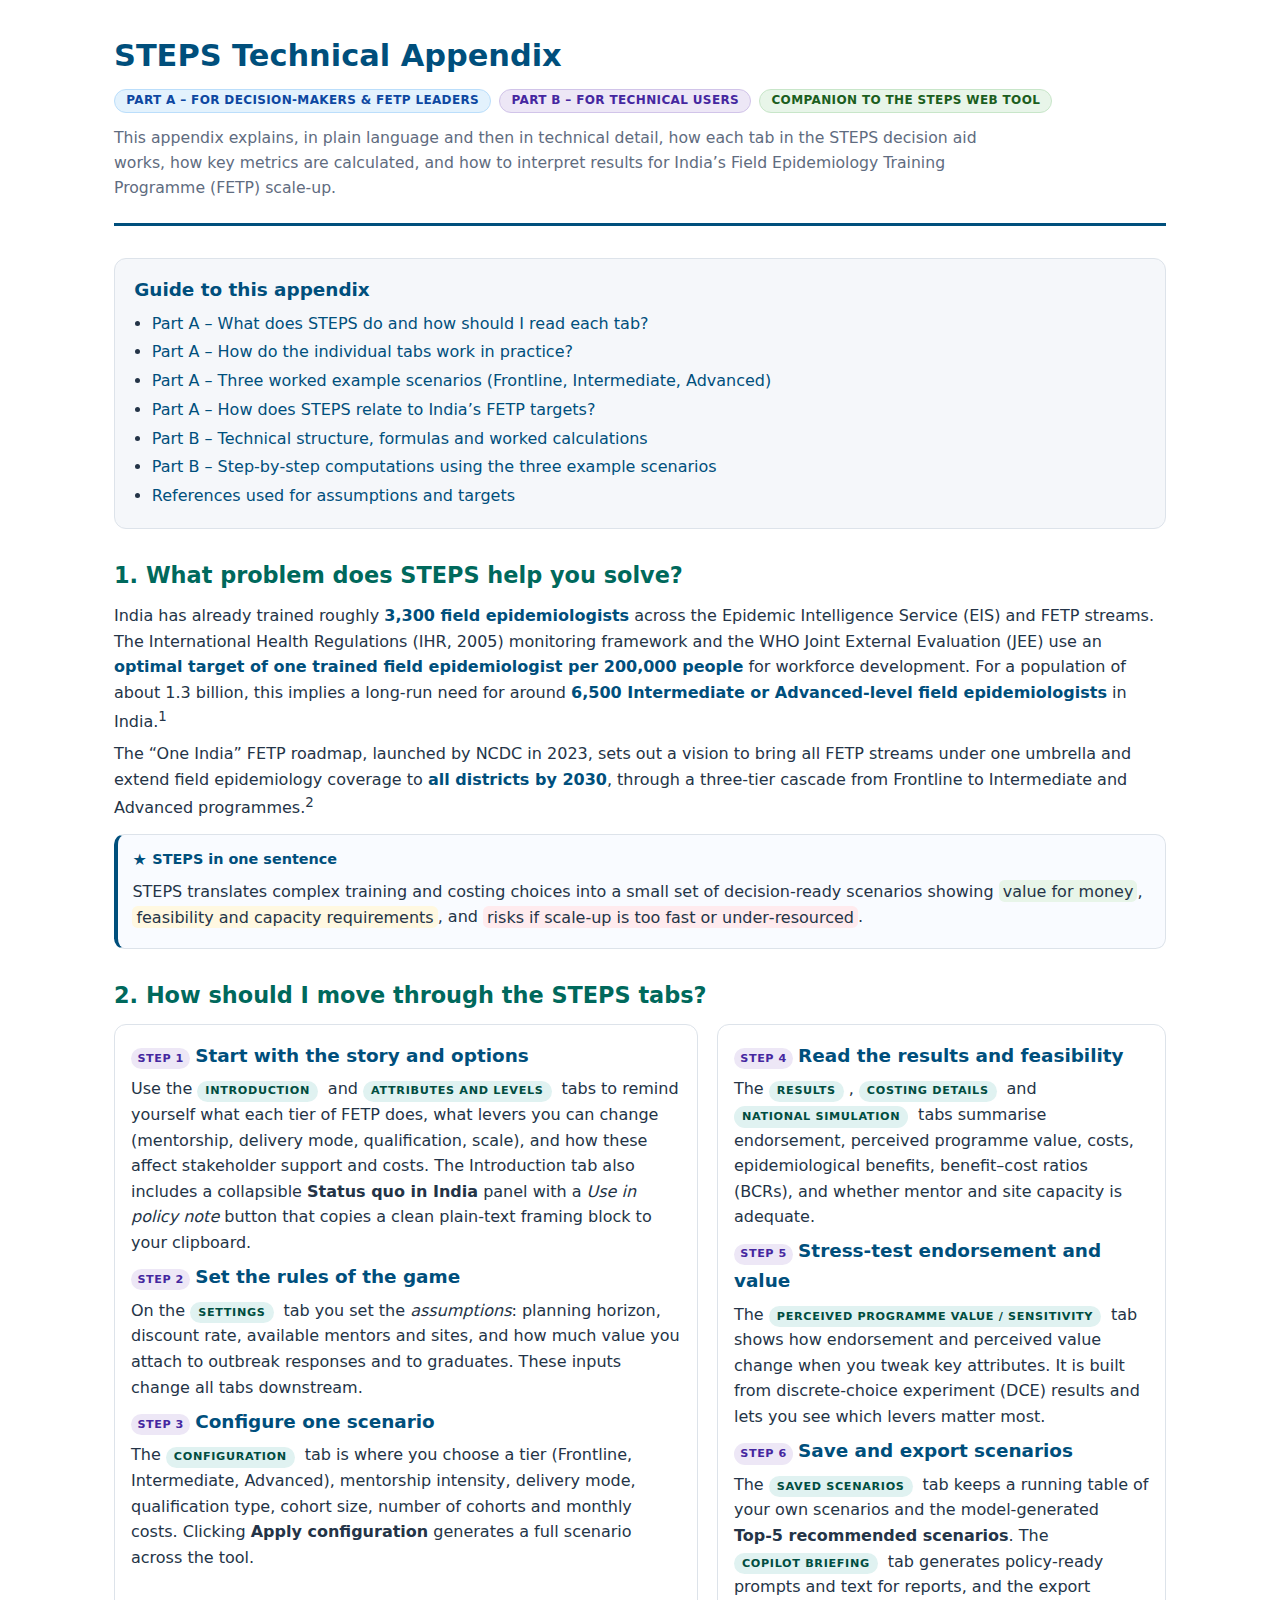
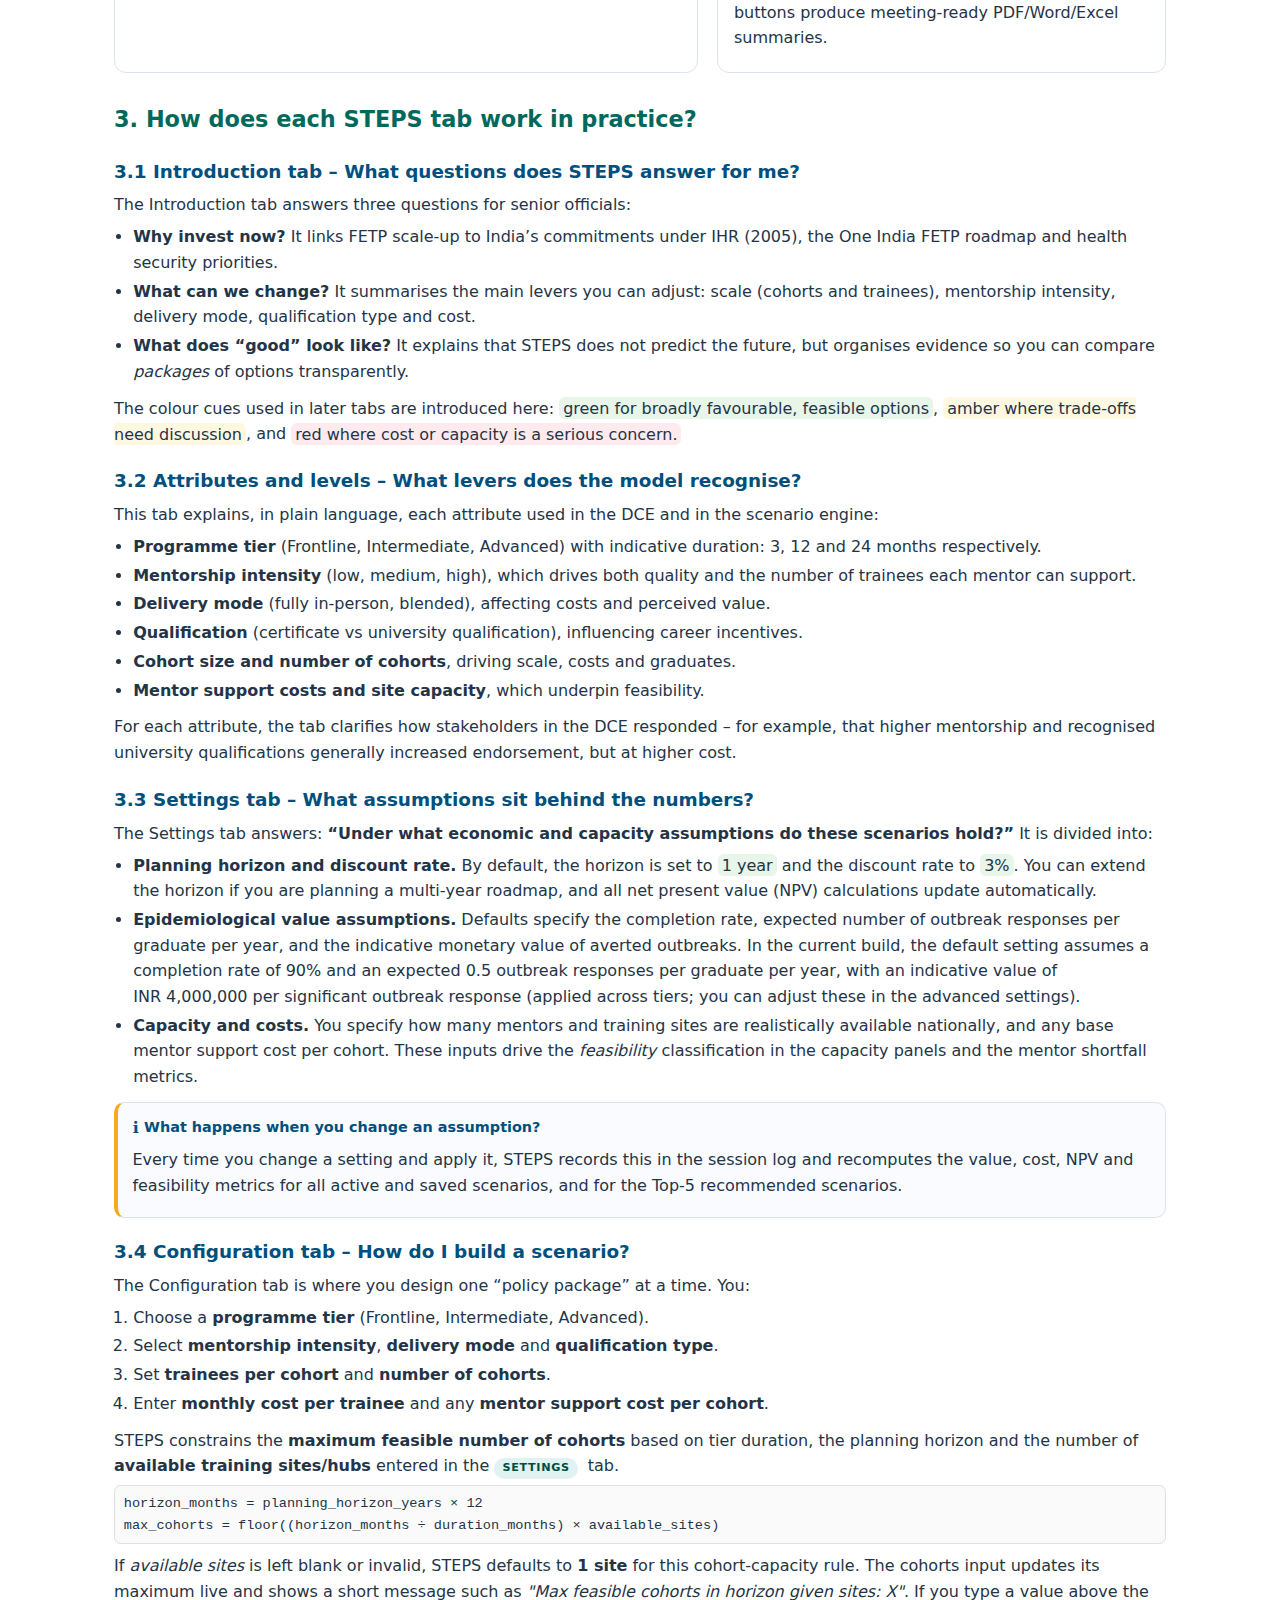
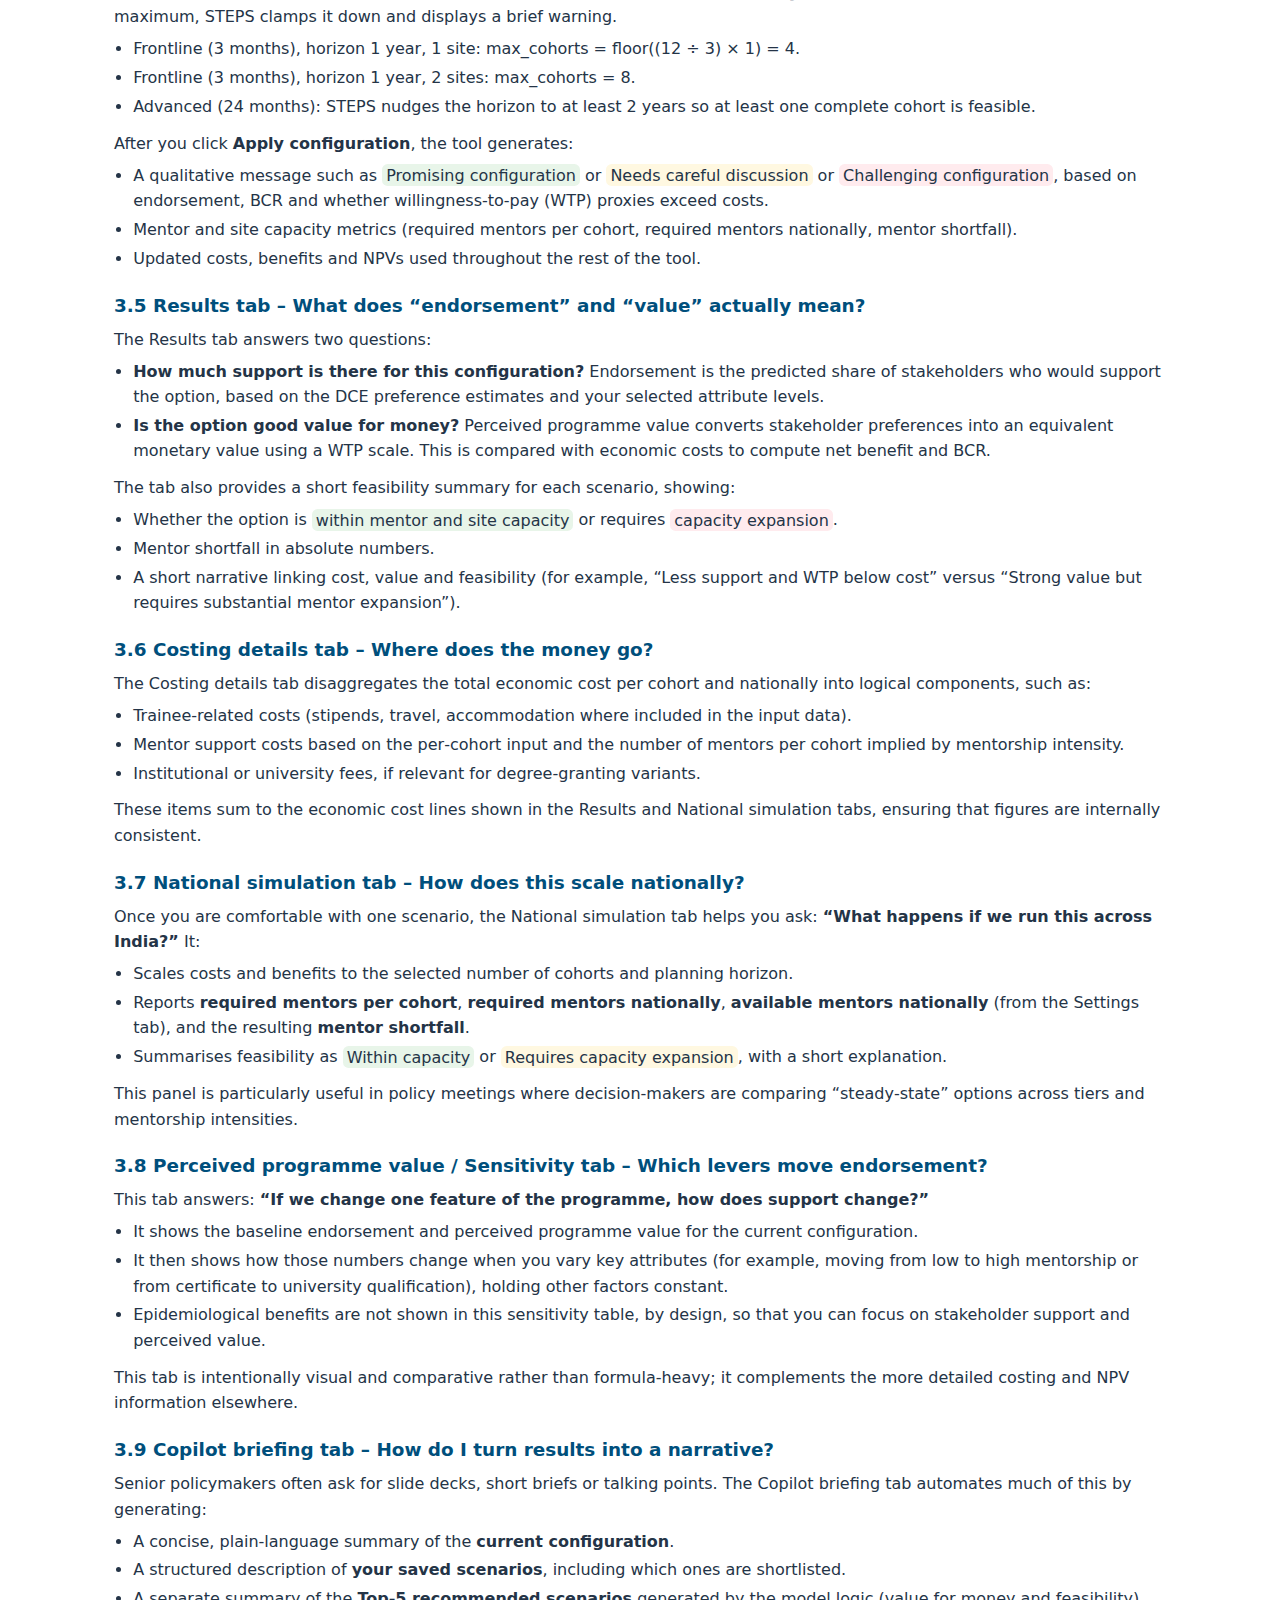
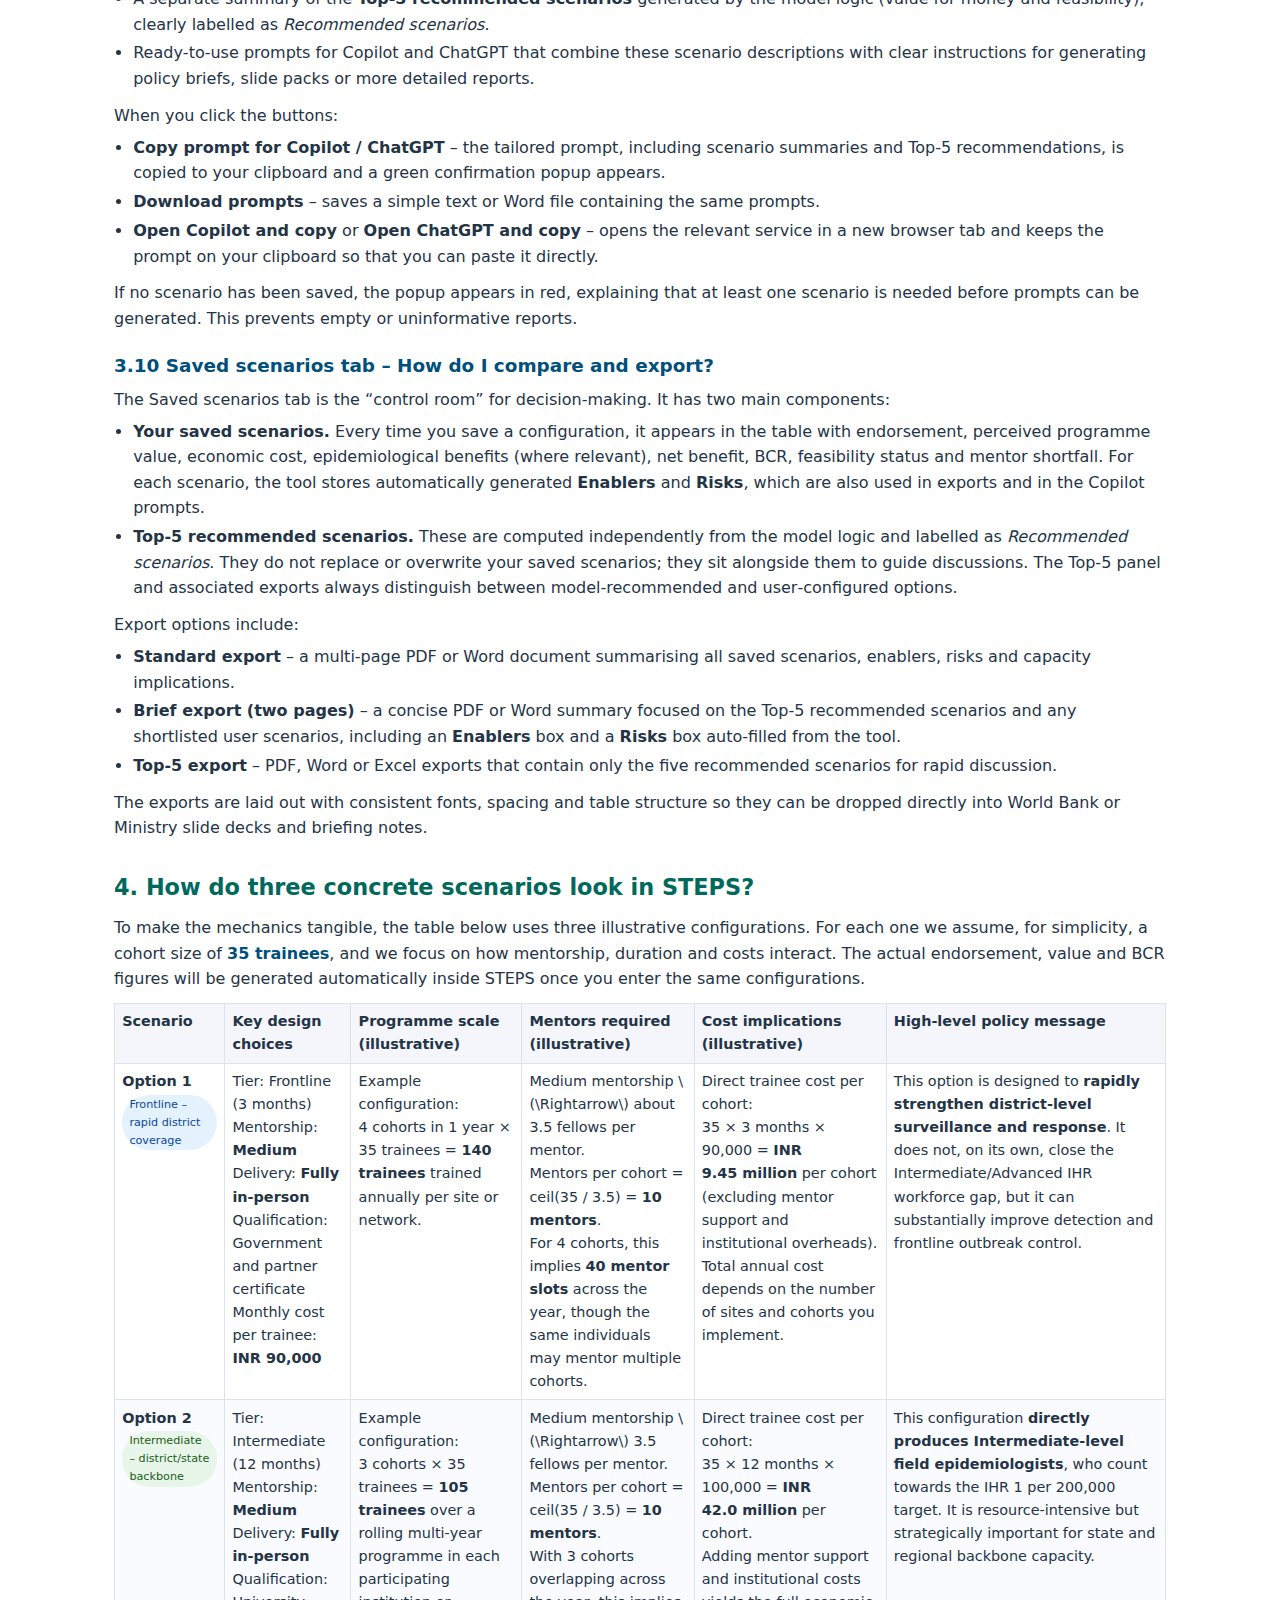
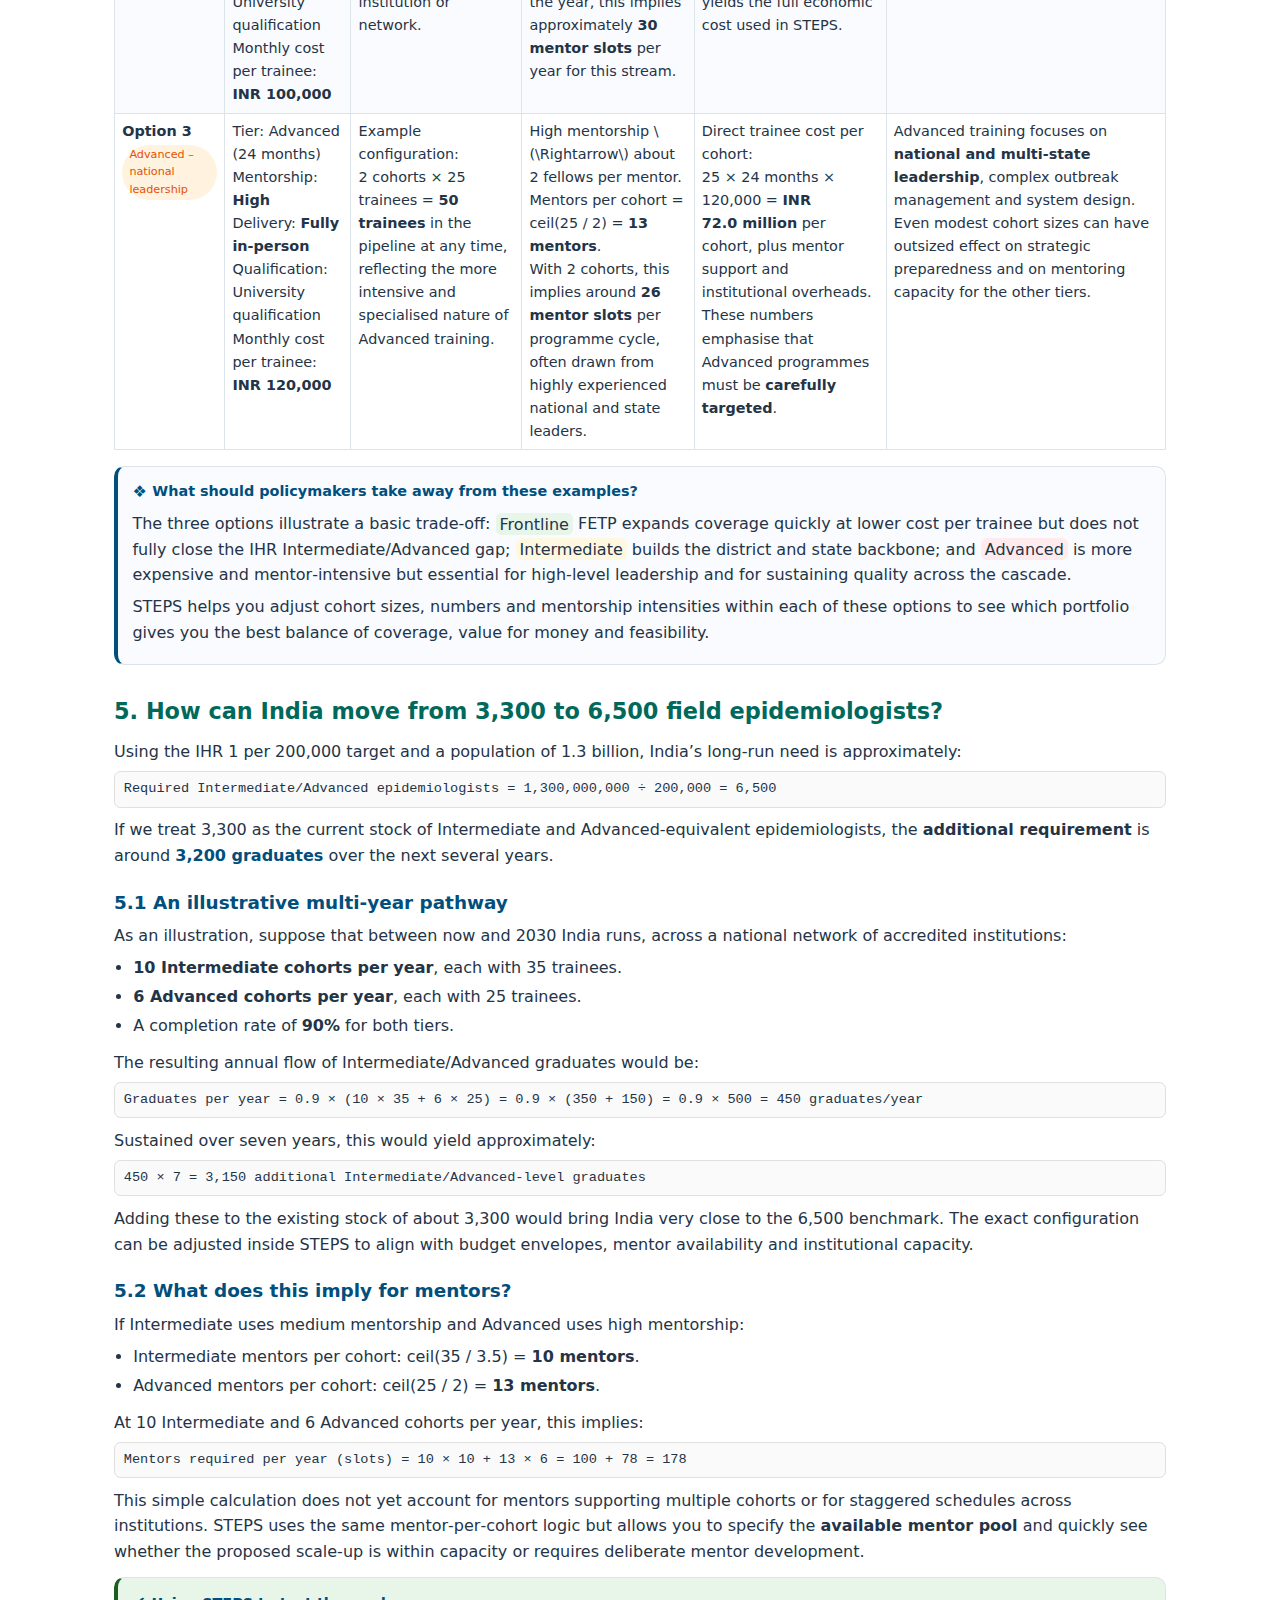
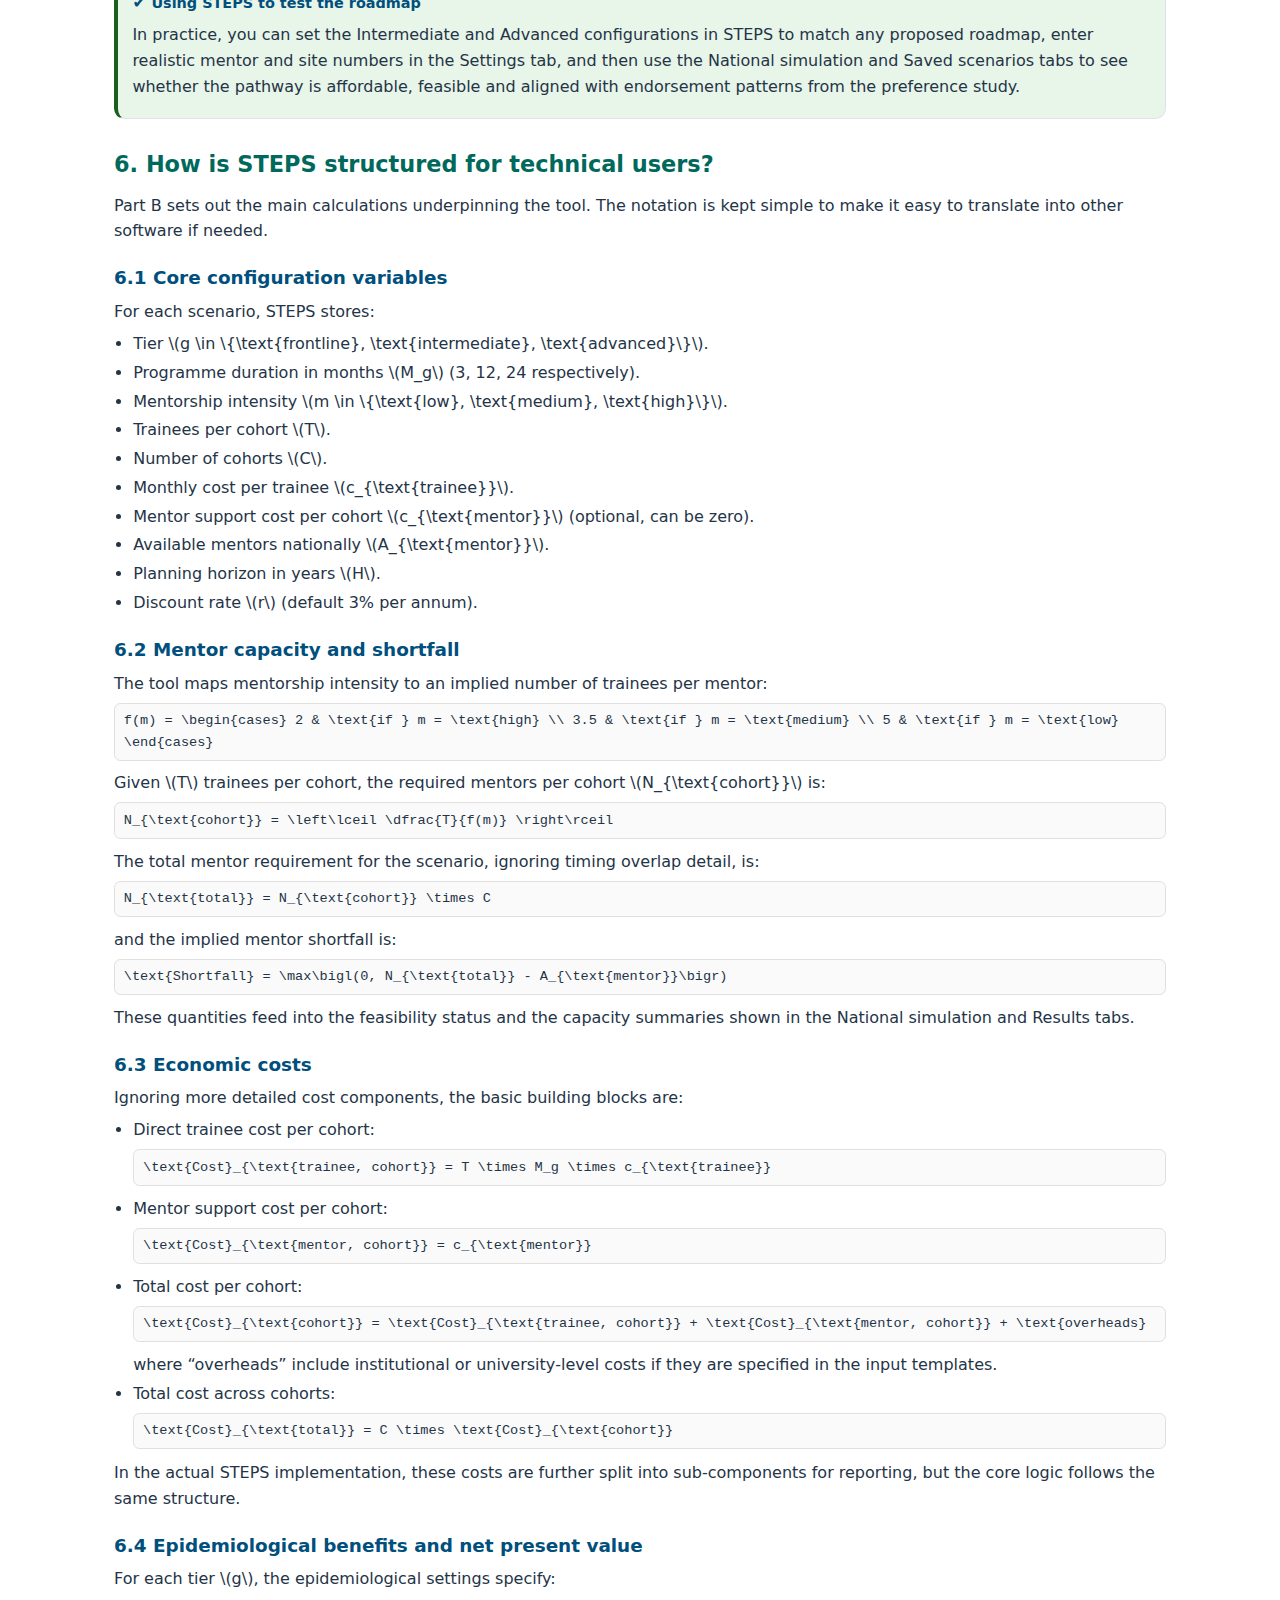
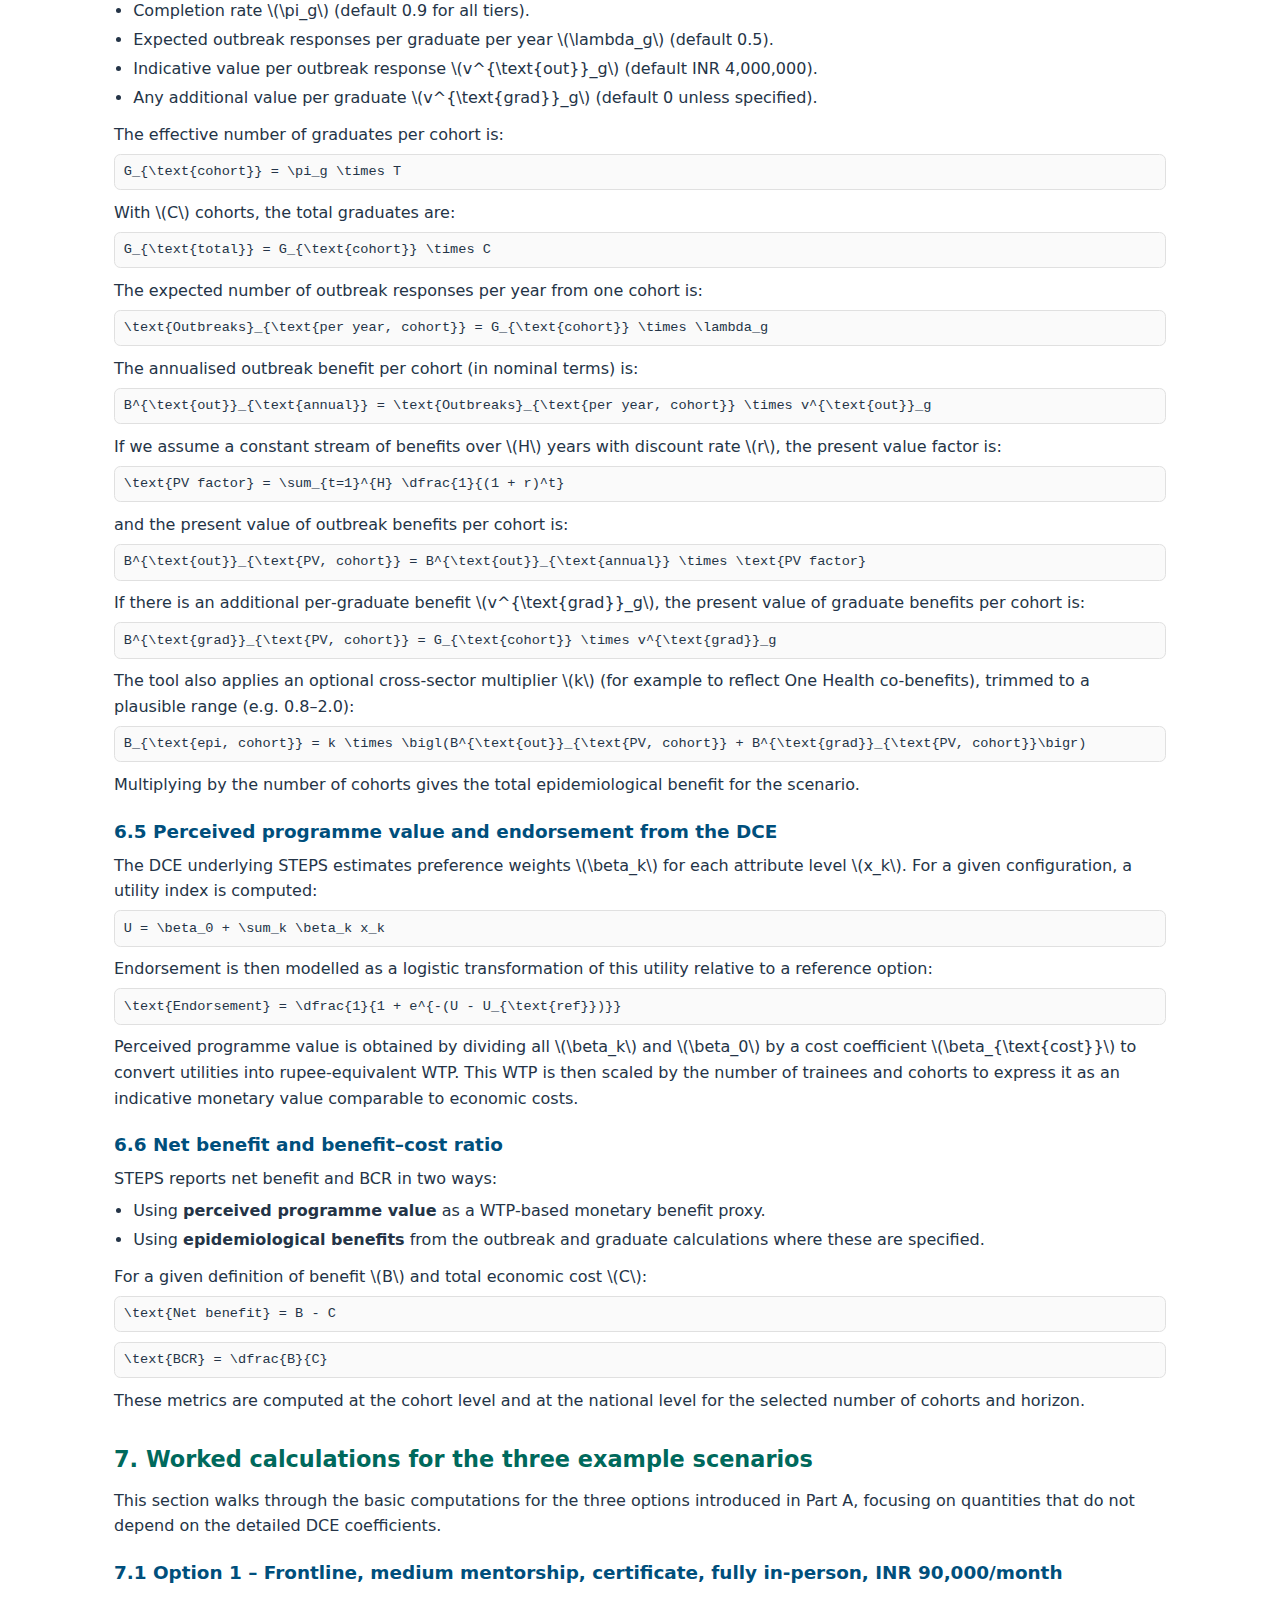
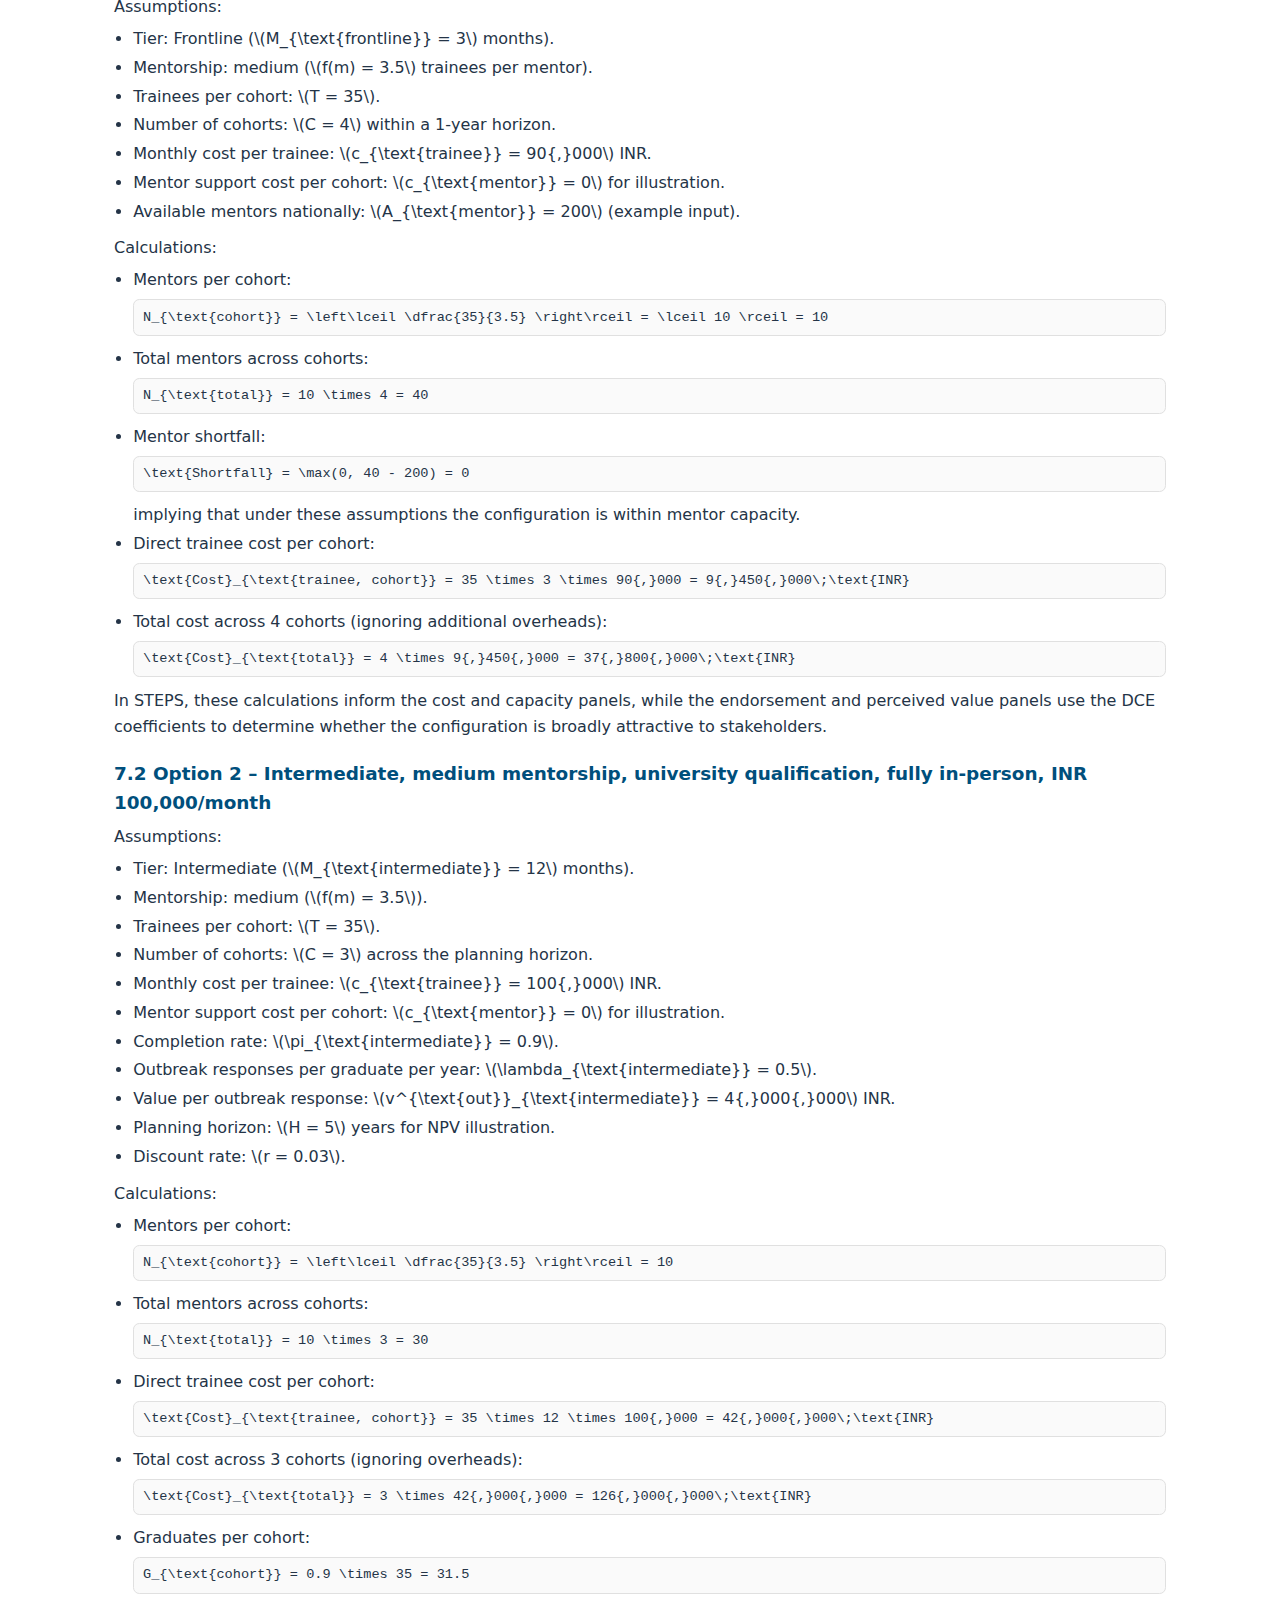
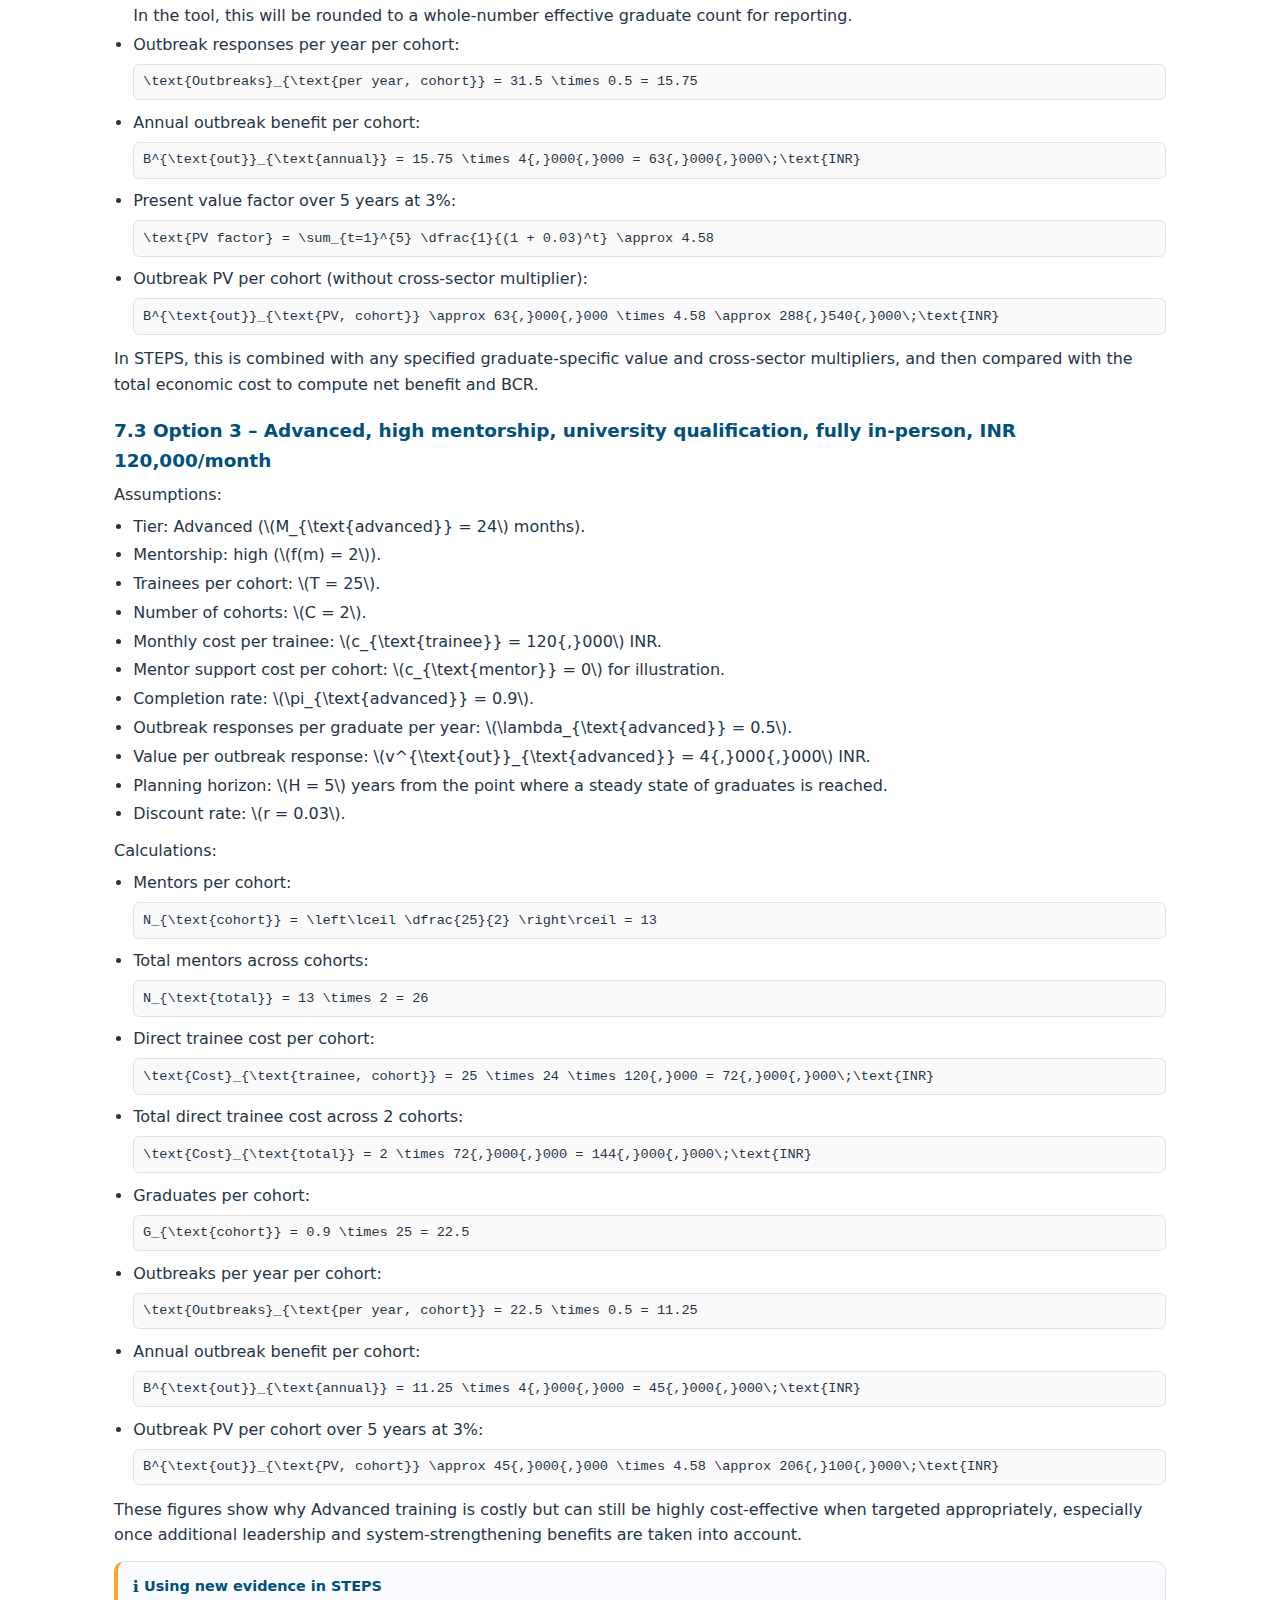
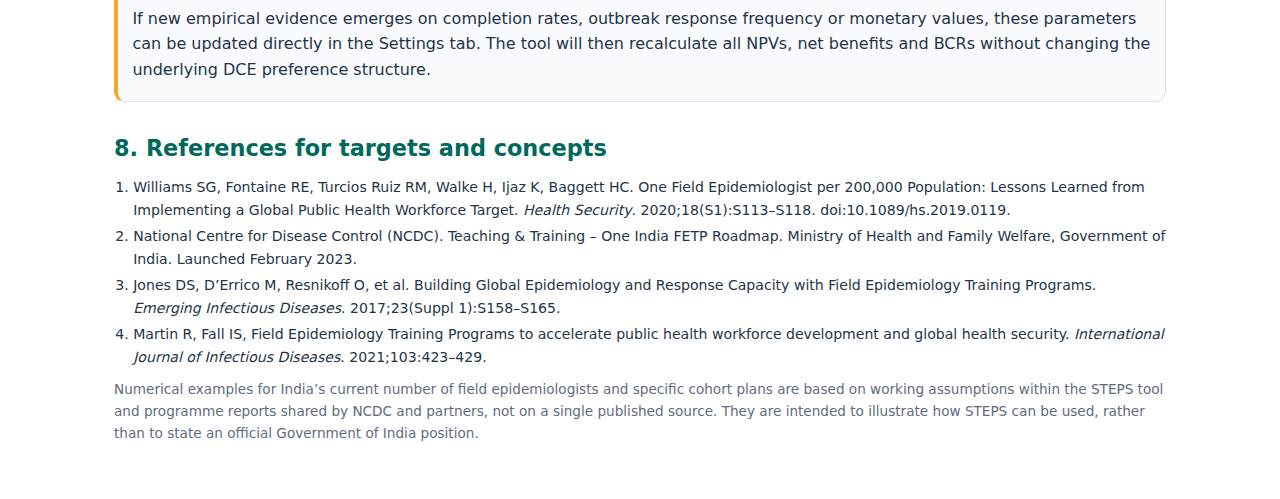
<file: technical-appendix.html>
<!DOCTYPE html>
<html lang="en">
<head>
    <meta charset="UTF-8" />
    <title>STEPS Technical Appendix – How the Tool Works</title>
    <meta name="viewport" content="width=device-width, initial-scale=1" />
    <style>
        :root {
            --color-primary: #004f7c;
            --color-secondary: #00695c;
            --color-accent: #f9a825;
            --color-light-bg: #f5f7fa;
            --color-border: #dde3ea;
            --color-text: #243447;
            --color-muted: #5f6c80;
            --color-success: #1b5e20;
            --color-warning: #ef6c00;
            --color-danger: #b71c1c;
        }
        * {
            box-sizing: border-box;
        }
        body {
            font-family: system-ui, -apple-system, BlinkMacSystemFont, "Segoe UI", sans-serif;
            margin: 0;
            padding: 0;
            background: #ffffff;
            color: var(--color-text);
            line-height: 1.6;
        }
        main {
            max-width: 1100px;
            margin: 0 auto;
            padding: 2rem 1.5rem 3rem;
        }
        header {
            margin-bottom: 2rem;
            padding-bottom: 1rem;
            border-bottom: 3px solid var(--color-primary);
        }
        h1 {
            font-size: 1.9rem;
            margin: 0 0 0.5rem;
            color: var(--color-primary);
        }
        h2 {
            font-size: 1.4rem;
            margin-top: 1.8rem;
            margin-bottom: 0.6rem;
            color: var(--color-secondary);
        }
        h3 {
            font-size: 1.15rem;
            margin-top: 1.2rem;
            margin-bottom: 0.4rem;
            color: var(--color-primary);
        }
        h4 {
            font-size: 1rem;
            margin-top: 1rem;
            margin-bottom: 0.3rem;
            color: var(--color-secondary);
        }
        p {
            margin: 0.4rem 0;
        }
        ul, ol {
            margin-top: 0.3rem;
            margin-bottom: 0.7rem;
            padding-left: 1.2rem;
        }
        li {
            margin: 0.2rem 0;
        }
        .pill-strip {
            display: flex;
            flex-wrap: wrap;
            gap: 0.5rem;
            margin: 0.25rem 0 0.75rem;
        }
        .pill {
            display: inline-flex;
            align-items: center;
            justify-content: center;
            padding: 0.1rem 0.7rem;
            border-radius: 999px;
            font-size: 0.75rem;
            letter-spacing: 0.03em;
            text-transform: uppercase;
            font-weight: 600;
            border: 1px solid transparent;
        }
        .pill-nontech {
            background: #e3f2fd;
            color: #0d47a1;
            border-color: #bbdefb;
        }
        .pill-tech {
            background: #ede7f6;
            color: #4527a0;
            border-color: #d1c4e9;
        }
        .pill-key {
            background: #e8f5e9;
            color: #1b5e20;
            border-color: #c8e6c9;
        }
        .intro-lead {
            max-width: 900px;
            font-size: 0.98rem;
            color: var(--color-muted);
        }
        .toc {
            background: var(--color-light-bg);
            border-radius: 0.75rem;
            border: 1px solid var(--color-border);
            padding: 1rem 1.2rem;
            margin-bottom: 1.6rem;
        }
        .toc h2 {
            margin-top: 0;
            margin-bottom: 0.4rem;
            font-size: 1.15rem;
            color: var(--color-primary);
        }
        .toc ul {
            margin: 0.2rem 0;
            padding-left: 1.1rem;
        }
        .toc a {
            text-decoration: none;
            color: var(--color-primary);
        }
        .toc a:hover {
            text-decoration: underline;
        }
        .callout {
            border-radius: 0.65rem;
            border: 1px solid var(--color-border);
            padding: 0.75rem 0.9rem;
            margin: 0.8rem 0;
            background: #f9fbff;
        }
        .callout-header {
            font-weight: 600;
            margin-bottom: 0.25rem;
            display: flex;
            align-items: center;
            gap: 0.35rem;
            font-size: 0.9rem;
            color: var(--color-primary);
        }
        .callout-header span.icon {
            font-size: 1rem;
        }
        .callout.policy {
            border-left: 4px solid var(--color-primary);
        }
        .callout.note {
            border-left: 4px solid var(--color-accent);
        }
        .callout.warning {
            border-left: 4px solid var(--color-danger);
            background: #ffebee;
        }
        .callout.success {
            border-left: 4px solid var(--color-success);
            background: #e8f5e9;
        }
        .badge-tab {
            display: inline-block;
            padding: 0.1rem 0.5rem;
            border-radius: 999px;
            background: #e0f2f1;
            color: #004d40;
            font-size: 0.7rem;
            font-weight: 600;
            text-transform: uppercase;
            letter-spacing: 0.06em;
            margin-right: 0.3rem;
        }
        .badge-step {
            display: inline-block;
            padding: 0.1rem 0.4rem;
            border-radius: 999px;
            background: #ede7f6;
            color: #4527a0;
            font-size: 0.7rem;
            font-weight: 600;
            text-transform: uppercase;
            letter-spacing: 0.05em;
            margin-right: 0.3rem;
        }
        .highlight-green {
            background: #e8f5e9;
            border-radius: 0.35rem;
            padding: 0.1rem 0.25rem;
        }
        .highlight-amber {
            background: #fff8e1;
            border-radius: 0.35rem;
            padding: 0.1rem 0.25rem;
        }
        .highlight-red {
            background: #ffebee;
            border-radius: 0.35rem;
            padding: 0.1rem 0.25rem;
        }
        .grid-two {
            display: grid;
            grid-template-columns: minmax(0, 1.3fr) minmax(0, 1fr);
            gap: 1.2rem;
        }
        .grid-three {
            display: grid;
            grid-template-columns: repeat(auto-fit, minmax(220px, 1fr));
            gap: 1rem;
        }
        .card {
            border-radius: 0.75rem;
            border: 1px solid var(--color-border);
            padding: 0.9rem 1rem;
            background: #ffffff;
        }
        .card h3, .card h4 {
            margin-top: 0.1rem;
        }
        table {
            width: 100%;
            border-collapse: collapse;
            margin: 0.7rem 0 1rem;
            font-size: 0.9rem;
        }
        th, td {
            border: 1px solid var(--color-border);
            padding: 0.4rem 0.45rem;
            text-align: left;
            vertical-align: top;
        }
        th {
            background: #f4f6fb;
            font-weight: 600;
        }
        tbody tr:nth-child(even) td {
            background: #fafbfe;
        }
        .scenario-label {
            font-weight: 600;
        }
        .scenario-tag {
            display: inline-block;
            padding: 0.05rem 0.45rem;
            border-radius: 999px;
            font-size: 0.7rem;
            margin-top: 0.1rem;
        }
        .scenario-frontline {
            background: #e3f2fd;
            color: #0d47a1;
        }
        .scenario-intermediate {
            background: #e8f5e9;
            color: #1b5e20;
        }
        .scenario-advanced {
            background: #fff3e0;
            color: #e65100;
        }
        .equation {
            font-family: "SF Mono", Menlo, Monaco, Consolas, "Liberation Mono", "Courier New", monospace;
            font-size: 0.85rem;
            background: #fafafa;
            border-radius: 0.4rem;
            border: 1px solid #e0e0e0;
            padding: 0.4rem 0.55rem;
            margin: 0.4rem 0 0.6rem;
            overflow-x: auto;
        }
        .ref-list {
            font-size: 0.88rem;
        }
        .ref-list li {
            margin-bottom: 0.25rem;
        }
        .small {
            font-size: 0.85rem;
            color: var(--color-muted);
        }
        .inline-kpi {
            font-weight: 600;
            color: var(--color-primary);
        }
        @media (max-width: 800px) {
            main {
                padding: 1.4rem 1rem 2.2rem;
            }
            .grid-two {
                grid-template-columns: minmax(0, 1fr);
            }
        }
    </style>
</head>
<body>
<main>
    <header>
        <h1>STEPS Technical Appendix</h1>
        <div class="pill-strip">
            <span class="pill pill-nontech">Part A – For decision‑makers &amp; FETP leaders</span>
            <span class="pill pill-tech">Part B – For technical users</span>
            <span class="pill pill-key">Companion to the STEPS web tool</span>
        </div>
        <p class="intro-lead">
            This appendix explains, in plain language and then in technical detail, how each tab in the STEPS
            decision aid works, how key metrics are calculated, and how to interpret results for India&rsquo;s
            Field Epidemiology Training Programme (FETP) scale‑up.
        </p>
    </header>

    <section class="toc">
        <h2>Guide to this appendix</h2>
        <ul>
            <li><a href="#part-a">Part A – What does STEPS do and how should I read each tab?</a></li>
            <li><a href="#part-a-tabs">Part A – How do the individual tabs work in practice?</a></li>
            <li><a href="#part-a-worked">Part A – Three worked example scenarios (Frontline, Intermediate, Advanced)</a></li>
            <li><a href="#part-a-targets">Part A – How does STEPS relate to India&rsquo;s FETP targets?</a></li>
            <li><a href="#part-b">Part B – Technical structure, formulas and worked calculations</a></li>
            <li><a href="#part-b-calcs">Part B – Step‑by‑step computations using the three example scenarios</a></li>
            <li><a href="#refs">References used for assumptions and targets</a></li>
        </ul>
    </section>

    <section id="part-a">
        <h2>1. What problem does STEPS help you solve?</h2>
        <p>
            India has already trained roughly <span class="inline-kpi">3,300 field epidemiologists</span> across the
            Epidemic Intelligence Service (EIS) and FETP streams. The
            International Health Regulations (IHR, 2005) monitoring framework and the WHO Joint External Evaluation
            (JEE) use an <span class="inline-kpi">optimal target of one trained field epidemiologist per 200,000 people</span>
            for workforce development. For a population of about 1.3&nbsp;billion, this implies a long‑run need for
            around <span class="inline-kpi">6,500 Intermediate or Advanced‑level field epidemiologists</span> in India.<sup>1</sup>
        </p>
        <p>
            The &ldquo;One India&rdquo; FETP roadmap, launched by NCDC in 2023, sets out a vision to bring all FETP
            streams under one umbrella and extend field epidemiology coverage to <span class="inline-kpi">all districts
            by 2030</span>, through a three‑tier cascade from Frontline to Intermediate and Advanced programmes.<sup>2</sup>
        </p>

        <div class="callout policy">
            <div class="callout-header">
                <span class="icon">★</span>
                <span>STEPS in one sentence</span>
            </div>
            <p>
                STEPS translates complex training and costing choices into a small set of decision‑ready scenarios
                showing <span class="highlight-green">value for money</span>, <span class="highlight-amber">feasibility
                and capacity requirements</span>, and <span class="highlight-red">risks if scale‑up is too fast or under‑resourced</span>.
            </p>
        </div>

        <h2>2. How should I move through the STEPS tabs?</h2>
        <div class="grid-two">
            <div class="card">
                <h3><span class="badge-step">Step 1</span>Start with the story and options</h3>
                <p>
                    Use the <span class="badge-tab">Introduction</span> and <span class="badge-tab">Attributes and levels</span>
                    tabs to remind yourself what each tier of FETP does, what levers you can change (mentorship, delivery
                    mode, qualification, scale), and how these affect stakeholder support and costs.
                    The Introduction tab also includes a collapsible <strong>Status quo in India</strong> panel with a
                    <em>Use in policy note</em> button that copies a clean plain-text framing block to your clipboard.
                </p>
                <h3><span class="badge-step">Step 2</span>Set the rules of the game</h3>
                <p>
                    On the <span class="badge-tab">Settings</span> tab you set the <em>assumptions</em>: planning
                    horizon, discount rate, available mentors and sites, and how much value you attach to outbreak
                    responses and to graduates. These inputs change all tabs downstream.
                </p>
                <h3><span class="badge-step">Step 3</span>Configure one scenario</h3>
                <p>
                    The <span class="badge-tab">Configuration</span> tab is where you choose a tier (Frontline,
                    Intermediate, Advanced), mentorship intensity, delivery mode, qualification type, cohort size,
                    number of cohorts and monthly costs. Clicking <strong>Apply configuration</strong> generates a
                    full scenario across the tool.
                </p>
            </div>
            <div class="card">
                <h3><span class="badge-step">Step 4</span>Read the results and feasibility</h3>
                <p>
                    The <span class="badge-tab">Results</span>, <span class="badge-tab">Costing details</span> and
                    <span class="badge-tab">National simulation</span> tabs summarise endorsement, perceived programme
                    value, costs, epidemiological benefits, benefit–cost ratios (BCRs), and whether mentor and site
                    capacity is adequate.
                </p>
                <h3><span class="badge-step">Step 5</span>Stress‑test endorsement and value</h3>
                <p>
                    The <span class="badge-tab">Perceived programme value / Sensitivity</span> tab shows how endorsement
                    and perceived value change when you tweak key attributes. It is built from discrete‑choice experiment
                    (DCE) results and lets you see which levers matter most.
                </p>
                <h3><span class="badge-step">Step 6</span>Save and export scenarios</h3>
                <p>
                    The <span class="badge-tab">Saved scenarios</span> tab keeps a running table of your own scenarios
                    and the model‑generated <strong>Top‑5 recommended scenarios</strong>. The
                    <span class="badge-tab">Copilot briefing</span> tab generates policy‑ready prompts and text
                    for reports, and the export buttons produce meeting‑ready PDF/Word/Excel summaries.
                </p>
            </div>
        </div>
    </section>

    <section id="part-a-tabs">
        <h2>3. How does each STEPS tab work in practice?</h2>

        <h3>3.1 Introduction tab – What questions does STEPS answer for me?</h3>
        <p>
            The Introduction tab answers three questions for senior officials:
        </p>
        <ul>
            <li><strong>Why invest now?</strong> It links FETP scale‑up to India&rsquo;s commitments under IHR (2005),
                the One India FETP roadmap and health security priorities.</li>
            <li><strong>What can we change?</strong> It summarises the main levers you can adjust: scale (cohorts and
                trainees), mentorship intensity, delivery mode, qualification type and cost.</li>
            <li><strong>What does &ldquo;good&rdquo; look like?</strong> It explains that STEPS does not predict the
                future, but organises evidence so you can compare <em>packages</em> of options transparently.</li>
        </ul>
        <p>
            The colour cues used in later tabs are introduced here:
            <span class="highlight-green">green for broadly favourable, feasible options</span>,
            <span class="highlight-amber">amber where trade‑offs need discussion</span>, and
            <span class="highlight-red">red where cost or capacity is a serious concern.</span>
        </p>

        <h3>3.2 Attributes and levels – What levers does the model recognise?</h3>
        <p>
            This tab explains, in plain language, each attribute used in the DCE and in the scenario engine:
        </p>
        <ul>
            <li><strong>Programme tier</strong> (Frontline, Intermediate, Advanced) with indicative duration:
                3, 12 and 24&nbsp;months respectively.</li>
            <li><strong>Mentorship intensity</strong> (low, medium, high), which drives both quality and the number
                of trainees each mentor can support.</li>
            <li><strong>Delivery mode</strong> (fully in‑person, blended), affecting costs and perceived value.</li>
            <li><strong>Qualification</strong> (certificate vs university qualification), influencing career incentives.</li>
            <li><strong>Cohort size and number of cohorts</strong>, driving scale, costs and graduates.</li>
            <li><strong>Mentor support costs and site capacity</strong>, which underpin feasibility.</li>
        </ul>
        <p>
            For each attribute, the tab clarifies how stakeholders in the DCE responded – for example, that higher
            mentorship and recognised university qualifications generally increased endorsement, but at higher cost.
        </p>

        <h3>3.3 Settings tab – What assumptions sit behind the numbers?</h3>
        <p>
            The Settings tab answers: <strong>&ldquo;Under what economic and capacity assumptions do these scenarios
            hold?&rdquo;</strong> It is divided into:
        </p>
        <ul>
            <li><strong>Planning horizon and discount rate.</strong> By default, the horizon is set to
                <span class="highlight-green">1&nbsp;year</span> and the discount rate to <span class="highlight-green">
                3%</span>. You can extend the horizon if you are planning a multi‑year roadmap, and all net present
                value (NPV) calculations update automatically.</li>
            <li><strong>Epidemiological value assumptions.</strong> Defaults specify the completion rate,
                expected number of outbreak responses per graduate per year, and the indicative monetary value of averted
                outbreaks. In the current build, the default setting assumes a completion rate of 90% and an expected
                0.5 outbreak responses per graduate per year, with an indicative value of INR&nbsp;4,000,000 per
                significant outbreak response (applied across tiers; you can adjust these in the advanced settings).</li>
            <li><strong>Capacity and costs.</strong> You specify how many mentors and training sites are realistically
                available nationally, and any base mentor support cost per cohort. These inputs drive the
                <em>feasibility</em> classification in the capacity panels and the mentor shortfall metrics.</li>
        </ul>

        <div class="callout note">
            <div class="callout-header">
                <span class="icon">ℹ</span>
                <span>What happens when you change an assumption?</span>
            </div>
            <p>
                Every time you change a setting and apply it, STEPS records this in the session log and recomputes the
                value, cost, NPV and feasibility metrics for all active and saved scenarios, and for the Top‑5
                recommended scenarios.
            </p>
        </div>

        <h3>3.4 Configuration tab – How do I build a scenario?</h3>
        <p>
            The Configuration tab is where you design one &ldquo;policy package&rdquo; at a time. You:
        </p>
        <ol>
            <li>Choose a <strong>programme tier</strong> (Frontline, Intermediate, Advanced).</li>
            <li>Select <strong>mentorship intensity</strong>, <strong>delivery mode</strong> and
                <strong>qualification type</strong>.</li>
            <li>Set <strong>trainees per cohort</strong> and <strong>number of cohorts</strong>.</li>
            <li>Enter <strong>monthly cost per trainee</strong> and any <strong>mentor support cost per cohort</strong>.</li>
        </ol>
        <p>
            STEPS constrains the <strong>maximum feasible number of cohorts</strong> based on tier duration, the
            planning horizon and the number of <strong>available training sites/hubs</strong> entered in the
            <span class="badge-tab">Settings</span> tab.
        </p>
        <div class="equation">
            horizon_months = planning_horizon_years &times; 12<br>
            max_cohorts = floor((horizon_months &div; duration_months) &times; available_sites)
        </div>
        <p>
            If <em>available sites</em> is left blank or invalid, STEPS defaults to <strong>1 site</strong> for this
            cohort-capacity rule. The cohorts input updates its maximum live and shows a short message such as
            <em>"Max feasible cohorts in horizon given sites: X"</em>. If you type a value above the maximum, STEPS
            clamps it down and displays a brief warning.
        </p>
        <ul>
            <li>Frontline (3 months), horizon 1 year, 1 site: max_cohorts = floor((12 &div; 3) &times; 1) = 4.</li>
            <li>Frontline (3 months), horizon 1 year, 2 sites: max_cohorts = 8.</li>
            <li>Advanced (24 months): STEPS nudges the horizon to at least 2 years so at least one complete cohort is feasible.</li>
        </ul>
        <p>
            After you click <strong>Apply configuration</strong>, the tool generates:
        </p>
        <ul>
            <li>A qualitative message such as <span class="highlight-green">Promising configuration</span> or
                <span class="highlight-amber">Needs careful discussion</span> or
                <span class="highlight-red">Challenging configuration</span>, based on endorsement, BCR and whether
                willingness‑to‑pay (WTP) proxies exceed costs.</li>
            <li>Mentor and site capacity metrics (required mentors per cohort, required mentors nationally, mentor
                shortfall).</li>
            <li>Updated costs, benefits and NPVs used throughout the rest of the tool.</li>
        </ul>

        <h3>3.5 Results tab – What does &ldquo;endorsement&rdquo; and &ldquo;value&rdquo; actually mean?</h3>
        <p>
            The Results tab answers two questions:
        </p>
        <ul>
            <li><strong>How much support is there for this configuration?</strong> Endorsement is the predicted share
                of stakeholders who would support the option, based on the DCE preference estimates and your selected
                attribute levels.</li>
            <li><strong>Is the option good value for money?</strong> Perceived programme value converts stakeholder
                preferences into an equivalent monetary value using a WTP scale. This is compared with economic costs
                to compute net benefit and BCR.</li>
        </ul>
        <p>
            The tab also provides a short feasibility summary for each scenario, showing:
        </p>
        <ul>
            <li>Whether the option is <span class="highlight-green">within mentor and site capacity</span> or requires
                <span class="highlight-red">capacity expansion</span>.</li>
            <li>Mentor shortfall in absolute numbers.</li>
            <li>A short narrative linking cost, value and feasibility (for example, &ldquo;Less support and WTP below
                cost&rdquo; versus &ldquo;Strong value but requires substantial mentor expansion&rdquo;).</li>
        </ul>

        <h3>3.6 Costing details tab – Where does the money go?</h3>
        <p>
            The Costing details tab disaggregates the total economic cost per cohort and nationally into logical
            components, such as:
        </p>
        <ul>
            <li>Trainee‑related costs (stipends, travel, accommodation where included in the input data).</li>
            <li>Mentor support costs based on the per‑cohort input and the number of mentors per cohort implied by
                mentorship intensity.</li>
            <li>Institutional or university fees, if relevant for degree‑granting variants.</li>
        </ul>
        <p>
            These items sum to the economic cost lines shown in the Results and National simulation tabs, ensuring
            that figures are internally consistent.
        </p>

        <h3>3.7 National simulation tab – How does this scale nationally?</h3>
        <p>
            Once you are comfortable with one scenario, the National simulation tab helps you ask:
            <strong>&ldquo;What happens if we run this across India?&rdquo;</strong> It:
        </p>
        <ul>
            <li>Scales costs and benefits to the selected number of cohorts and planning horizon.</li>
            <li>Reports <strong>required mentors per cohort</strong>, <strong>required mentors nationally</strong>,
                <strong>available mentors nationally</strong> (from the Settings tab), and the resulting
                <strong>mentor shortfall</strong>.</li>
            <li>Summarises feasibility as <span class="highlight-green">Within capacity</span> or
                <span class="highlight-amber">Requires capacity expansion</span>, with a short explanation.</li>
        </ul>
        <p>
            This panel is particularly useful in policy meetings where decision‑makers are comparing &ldquo;steady‑state&rdquo;
            options across tiers and mentorship intensities.
        </p>

        <h3>3.8 Perceived programme value / Sensitivity tab – Which levers move endorsement?</h3>
        <p>
            This tab answers:
            <strong>&ldquo;If we change one feature of the programme, how does support change?&rdquo;</strong>
        </p>
        <ul>
            <li>It shows the baseline endorsement and perceived programme value for the current configuration.</li>
            <li>It then shows how those numbers change when you vary key attributes (for example, moving from low to
                high mentorship or from certificate to university qualification), holding other factors constant.</li>
            <li>Epidemiological benefits are not shown in this sensitivity table, by design, so that you can focus on
                stakeholder support and perceived value.</li>
        </ul>
        <p>
            This tab is intentionally visual and comparative rather than formula‑heavy; it complements the more
            detailed costing and NPV information elsewhere.
        </p>

        <h3>3.9 Copilot briefing tab – How do I turn results into a narrative?</h3>
        <p>
            Senior policymakers often ask for slide decks, short briefs or talking points. The Copilot briefing tab
            automates much of this by generating:
        </p>
        <ul>
            <li>A concise, plain‑language summary of the <strong>current configuration</strong>.</li>
            <li>A structured description of <strong>your saved scenarios</strong>, including which ones are shortlisted.</li>
            <li>A separate summary of the <strong>Top‑5 recommended scenarios</strong> generated by the model logic
                (value for money and feasibility), clearly labelled as <em>Recommended scenarios</em>.</li>
            <li>Ready‑to‑use prompts for Copilot and ChatGPT that combine these scenario descriptions with clear
                instructions for generating policy briefs, slide packs or more detailed reports.</li>
        </ul>
        <p>
            When you click the buttons:
        </p>
        <ul>
            <li><strong>Copy prompt for Copilot / ChatGPT</strong> – the tailored prompt, including scenario summaries
                and Top‑5 recommendations, is copied to your clipboard and a green confirmation popup appears.</li>
            <li><strong>Download prompts</strong> – saves a simple text or Word file containing the same prompts.</li>
            <li><strong>Open Copilot and copy</strong> or <strong>Open ChatGPT and copy</strong> – opens the relevant
                service in a new browser tab and keeps the prompt on your clipboard so that you can paste it directly.</li>
        </ul>
        <p>
            If no scenario has been saved, the popup appears in red, explaining that at least one scenario is needed
            before prompts can be generated. This prevents empty or uninformative reports.
        </p>

        <h3>3.10 Saved scenarios tab – How do I compare and export?</h3>
        <p>
            The Saved scenarios tab is the &ldquo;control room&rdquo; for decision‑making. It has two main components:
        </p>
        <ul>
            <li>
                <strong>Your saved scenarios.</strong> Every time you save a configuration, it appears in the table
                with endorsement, perceived programme value, economic cost, epidemiological benefits (where relevant),
                net benefit, BCR, feasibility status and mentor shortfall. For each scenario, the tool stores
                automatically generated <strong>Enablers</strong> and <strong>Risks</strong>, which are also used in
                exports and in the Copilot prompts.
            </li>
            <li>
                <strong>Top‑5 recommended scenarios.</strong> These are computed independently from the model logic
                and labelled as <em>Recommended scenarios</em>. They do not replace or overwrite your saved scenarios;
                they sit alongside them to guide discussions. The Top‑5 panel and associated exports always distinguish
                between model‑recommended and user‑configured options.
            </li>
        </ul>
        <p>
            Export options include:
        </p>
        <ul>
            <li><strong>Standard export</strong> – a multi‑page PDF or Word document summarising all saved scenarios,
                enablers, risks and capacity implications.</li>
            <li><strong>Brief export (two pages)</strong> – a concise PDF or Word summary focused on the Top‑5
                recommended scenarios and any shortlisted user scenarios, including an <strong>Enablers</strong> box
                and a <strong>Risks</strong> box auto‑filled from the tool.</li>
            <li><strong>Top‑5 export</strong> – PDF, Word or Excel exports that contain only the five recommended
                scenarios for rapid discussion.</li>
        </ul>
        <p>
            The exports are laid out with consistent fonts, spacing and table structure so they can be dropped directly
            into World Bank or Ministry slide decks and briefing notes.
        </p>
    </section>

    <section id="part-a-worked">
        <h2>4. How do three concrete scenarios look in STEPS?</h2>
        <p>
            To make the mechanics tangible, the table below uses three illustrative configurations. For each one we
            assume, for simplicity, a cohort size of <span class="inline-kpi">35 trainees</span>, and we focus on how
            mentorship, duration and costs interact. The actual endorsement, value and BCR figures will be generated
            automatically inside STEPS once you enter the same configurations.
        </p>

        <table>
            <thead>
            <tr>
                <th>Scenario</th>
                <th>Key design choices</th>
                <th>Programme scale (illustrative)</th>
                <th>Mentors required (illustrative)</th>
                <th>Cost implications (illustrative)</th>
                <th>High‑level policy message</th>
            </tr>
            </thead>
            <tbody>
            <tr>
                <td>
                    <span class="scenario-label">Option&nbsp;1</span><br />
                    <span class="scenario-tag scenario-frontline">Frontline – rapid district coverage</span>
                </td>
                <td>
                    Tier: Frontline (3&nbsp;months)<br />
                    Mentorship: <strong>Medium</strong><br />
                    Delivery: <strong>Fully in‑person</strong><br />
                    Qualification: Government and partner certificate<br />
                    Monthly cost per trainee: <strong>INR 90,000</strong>
                </td>
                <td>
                    Example configuration:<br />
                    4 cohorts in 1&nbsp;year × 35 trainees = <strong>140 trainees</strong> trained annually per site or network.
                </td>
                <td>
                    Medium mentorship \(\Rightarrow\) about 3.5 fellows per mentor.<br />
                    Mentors per cohort = ceil(35 / 3.5) = <strong>10 mentors</strong>.<br />
                    For 4 cohorts, this implies <strong>40 mentor slots</strong> across the year, though the same individuals
                    may mentor multiple cohorts.
                </td>
                <td>
                    Direct trainee cost per cohort:<br />
                    35 × 3&nbsp;months × 90,000 = <strong>INR 9.45&nbsp;million</strong> per cohort (excluding mentor support and
                    institutional overheads). Total annual cost depends on the number of sites and cohorts you implement.
                </td>
                <td>
                    This option is designed to <strong>rapidly strengthen district‑level surveillance and response</strong>.
                    It does not, on its own, close the Intermediate/Advanced IHR workforce gap, but it can substantially
                    improve detection and frontline outbreak control.
                </td>
            </tr>
            <tr>
                <td>
                    <span class="scenario-label">Option&nbsp;2</span><br />
                    <span class="scenario-tag scenario-intermediate">Intermediate – district/state backbone</span>
                </td>
                <td>
                    Tier: Intermediate (12&nbsp;months)<br />
                    Mentorship: <strong>Medium</strong><br />
                    Delivery: <strong>Fully in‑person</strong><br />
                    Qualification: University qualification<br />
                    Monthly cost per trainee: <strong>INR 100,000</strong>
                </td>
                <td>
                    Example configuration:<br />
                    3 cohorts × 35 trainees = <strong>105 trainees</strong> over a rolling multi‑year programme
                    in each participating institution or network.
                </td>
                <td>
                    Medium mentorship \(\Rightarrow\) 3.5 fellows per mentor.<br />
                    Mentors per cohort = ceil(35 / 3.5) = <strong>10 mentors</strong>.<br />
                    With 3 cohorts overlapping across the year, this implies approximately <strong>30 mentor slots</strong>
                    per year for this stream.
                </td>
                <td>
                    Direct trainee cost per cohort:<br />
                    35 × 12&nbsp;months × 100,000 = <strong>INR 42.0&nbsp;million</strong> per cohort.<br />
                    Adding mentor support and institutional costs yields the full economic cost used in STEPS.
                </td>
                <td>
                    This configuration <strong>directly produces Intermediate‑level field epidemiologists</strong>, who
                    count towards the IHR 1&nbsp;per&nbsp;200,000 target. It is resource‑intensive but strategically
                    important for state and regional backbone capacity.
                </td>
            </tr>
            <tr>
                <td>
                    <span class="scenario-label">Option&nbsp;3</span><br />
                    <span class="scenario-tag scenario-advanced">Advanced – national leadership</span>
                </td>
                <td>
                    Tier: Advanced (24&nbsp;months)<br />
                    Mentorship: <strong>High</strong><br />
                    Delivery: <strong>Fully in‑person</strong><br />
                    Qualification: University qualification<br />
                    Monthly cost per trainee: <strong>INR 120,000</strong>
                </td>
                <td>
                    Example configuration:<br />
                    2 cohorts × 25 trainees = <strong>50 trainees</strong> in the pipeline at any time, reflecting the
                    more intensive and specialised nature of Advanced training.
                </td>
                <td>
                    High mentorship \(\Rightarrow\) about 2 fellows per mentor.<br />
                    Mentors per cohort = ceil(25 / 2) = <strong>13 mentors</strong>.<br />
                    With 2 cohorts, this implies around <strong>26 mentor slots</strong> per programme cycle, often drawn
                    from highly experienced national and state leaders.
                </td>
                <td>
                    Direct trainee cost per cohort:<br />
                    25 × 24&nbsp;months × 120,000 = <strong>INR 72.0&nbsp;million</strong> per cohort, plus mentor support and
                    institutional overheads.<br />
                    These numbers emphasise that Advanced programmes must be <strong>carefully targeted</strong>.
                </td>
                <td>
                    Advanced training focuses on <strong>national and multi‑state leadership</strong>, complex outbreak
                    management and system design. Even modest cohort sizes can have outsized effect on strategic
                    preparedness and on mentoring capacity for the other tiers.
                </td>
            </tr>
            </tbody>
        </table>

        <div class="callout policy">
            <div class="callout-header">
                <span class="icon">❖</span>
                <span>What should policymakers take away from these examples?</span>
            </div>
            <p>
                The three options illustrate a basic trade‑off: <span class="highlight-green">Frontline</span> FETP
                expands coverage quickly at lower cost per trainee but does not fully close the IHR Intermediate/Advanced
                gap; <span class="highlight-amber">Intermediate</span> builds the district and state backbone; and
                <span class="highlight-red">Advanced</span> is more expensive and mentor‑intensive but essential for
                high‑level leadership and for sustaining quality across the cascade.
            </p>
            <p>
                STEPS helps you adjust cohort sizes, numbers and mentorship intensities within each of these options to
                see which portfolio gives you the best balance of coverage, value for money and feasibility.
            </p>
        </div>
    </section>

    <section id="part-a-targets">
        <h2>5. How can India move from 3,300 to 6,500 field epidemiologists?</h2>
        <p>
            Using the IHR 1&nbsp;per&nbsp;200,000 target and a population of 1.3&nbsp;billion, India&rsquo;s long‑run
            need is approximately:
        </p>
        <div class="equation">
            Required Intermediate/Advanced epidemiologists = 1,300,000,000 &div; 200,000 = 6,500
        </div>
        <p>
            If we treat 3,300 as the current stock of Intermediate and Advanced‑equivalent epidemiologists, the
            <strong>additional requirement</strong> is around <span class="inline-kpi">3,200 graduates</span> over the
            next several years.
        </p>

        <h3>5.1 An illustrative multi‑year pathway</h3>
        <p>
            As an illustration, suppose that between now and 2030 India runs, across a national network of accredited
            institutions:
        </p>
        <ul>
            <li><strong>10 Intermediate cohorts per year</strong>, each with 35 trainees.</li>
            <li><strong>6 Advanced cohorts per year</strong>, each with 25 trainees.</li>
            <li>A completion rate of <strong>90%</strong> for both tiers.</li>
        </ul>
        <p>
            The resulting annual flow of Intermediate/Advanced graduates would be:
        </p>
        <div class="equation">
            Graduates per year = 0.9 × (10 × 35 + 6 × 25) = 0.9 × (350 + 150) = 0.9 × 500 = 450 graduates/year
        </div>
        <p>
            Sustained over seven years, this would yield approximately:
        </p>
        <div class="equation">
            450 × 7 = 3,150 additional Intermediate/Advanced‑level graduates
        </div>
        <p>
            Adding these to the existing stock of about 3,300 would bring India very close to the 6,500 benchmark.
            The exact configuration can be adjusted inside STEPS to align with budget envelopes, mentor availability
            and institutional capacity.
        </p>

        <h3>5.2 What does this imply for mentors?</h3>
        <p>
            If Intermediate uses medium mentorship and Advanced uses high mentorship:
        </p>
        <ul>
            <li>Intermediate mentors per cohort: ceil(35 / 3.5) = <strong>10 mentors</strong>.</li>
            <li>Advanced mentors per cohort: ceil(25 / 2) = <strong>13 mentors</strong>.</li>
        </ul>
        <p>
            At 10 Intermediate and 6 Advanced cohorts per year, this implies:
        </p>
        <div class="equation">
            Mentors required per year (slots) = 10 × 10 + 13 × 6 = 100 + 78 = 178
        </div>
        <p>
            This simple calculation does not yet account for mentors supporting multiple cohorts or for staggered
            schedules across institutions. STEPS uses the same mentor‑per‑cohort logic but allows you to specify the
            <strong>available mentor pool</strong> and quickly see whether the proposed scale‑up is within capacity
            or requires deliberate mentor development.
        </p>

        <div class="callout success">
            <div class="callout-header">
                <span class="icon">✔</span>
                <span>Using STEPS to test the roadmap</span>
            </div>
            <p>
                In practice, you can set the Intermediate and Advanced configurations in STEPS to match any proposed
                roadmap, enter realistic mentor and site numbers in the Settings tab, and then use the National
                simulation and Saved scenarios tabs to see whether the pathway is affordable, feasible and aligned
                with endorsement patterns from the preference study.
            </p>
        </div>
    </section>

    <section id="part-b">
        <h2>6. How is STEPS structured for technical users?</h2>
        <p>
            Part&nbsp;B sets out the main calculations underpinning the tool. The notation is kept simple to make it
            easy to translate into other software if needed.
        </p>

        <h3>6.1 Core configuration variables</h3>
        <p>
            For each scenario, STEPS stores:
        </p>
        <ul>
            <li>Tier \(g \in \{\text{frontline}, \text{intermediate}, \text{advanced}\}\).</li>
            <li>Programme duration in months \(M_g\) (3, 12, 24 respectively).</li>
            <li>Mentorship intensity \(m \in \{\text{low}, \text{medium}, \text{high}\}\).</li>
            <li>Trainees per cohort \(T\).</li>
            <li>Number of cohorts \(C\).</li>
            <li>Monthly cost per trainee \(c_{\text{trainee}}\).</li>
            <li>Mentor support cost per cohort \(c_{\text{mentor}}\) (optional, can be zero).</li>
            <li>Available mentors nationally \(A_{\text{mentor}}\).</li>
            <li>Planning horizon in years \(H\).</li>
            <li>Discount rate \(r\) (default 3% per annum).</li>
        </ul>

        <h3>6.2 Mentor capacity and shortfall</h3>
        <p>
            The tool maps mentorship intensity to an implied number of trainees per mentor:
        </p>
        <div class="equation">
            f(m) =
            \begin{cases}
            2 & \text{if } m = \text{high} \\
            3.5 & \text{if } m = \text{medium} \\
            5 & \text{if } m = \text{low}
            \end{cases}
        </div>
        <p>
            Given \(T\) trainees per cohort, the required mentors per cohort \(N_{\text{cohort}}\) is:
        </p>
        <div class="equation">
            N_{\text{cohort}} = \left\lceil \dfrac{T}{f(m)} \right\rceil
        </div>
        <p>
            The total mentor requirement for the scenario, ignoring timing overlap detail, is:
        </p>
        <div class="equation">
            N_{\text{total}} = N_{\text{cohort}} \times C
        </div>
        <p>
            and the implied mentor shortfall is:
        </p>
        <div class="equation">
            \text{Shortfall} = \max\bigl(0, N_{\text{total}} - A_{\text{mentor}}\bigr)
        </div>
        <p>
            These quantities feed into the feasibility status and the capacity summaries shown in the National
            simulation and Results tabs.
        </p>

        <h3>6.3 Economic costs</h3>
        <p>
            Ignoring more detailed cost components, the basic building blocks are:
        </p>
        <ul>
            <li>Direct trainee cost per cohort:
                <div class="equation">
                    \text{Cost}_{\text{trainee, cohort}} = T \times M_g \times c_{\text{trainee}}
                </div>
            </li>
            <li>Mentor support cost per cohort:
                <div class="equation">
                    \text{Cost}_{\text{mentor, cohort}} = c_{\text{mentor}}
                </div>
            </li>
            <li>Total cost per cohort:
                <div class="equation">
                    \text{Cost}_{\text{cohort}} = \text{Cost}_{\text{trainee, cohort}} + \text{Cost}_{\text{mentor, cohort}} + \text{overheads}
                </div>
                where &ldquo;overheads&rdquo; include institutional or university‑level costs if they are specified in
                the input templates.
            </li>
            <li>Total cost across cohorts:
                <div class="equation">
                    \text{Cost}_{\text{total}} = C \times \text{Cost}_{\text{cohort}}
                </div>
            </li>
        </ul>
        <p>
            In the actual STEPS implementation, these costs are further split into sub‑components for reporting, but
            the core logic follows the same structure.
        </p>

        <h3>6.4 Epidemiological benefits and net present value</h3>
        <p>
            For each tier \(g\), the epidemiological settings specify:
        </p>
        <ul>
            <li>Completion rate \(\pi_g\) (default 0.9 for all tiers).</li>
            <li>Expected outbreak responses per graduate per year \(\lambda_g\) (default 0.5).</li>
            <li>Indicative value per outbreak response \(v^{\text{out}}_g\) (default INR&nbsp;4,000,000).</li>
            <li>Any additional value per graduate \(v^{\text{grad}}_g\) (default 0 unless specified).</li>
        </ul>
        <p>
            The effective number of graduates per cohort is:
        </p>
        <div class="equation">
            G_{\text{cohort}} = \pi_g \times T
        </div>
        <p>
            With \(C\) cohorts, the total graduates are:
        </p>
        <div class="equation">
            G_{\text{total}} = G_{\text{cohort}} \times C
        </div>
        <p>
            The expected number of outbreak responses per year from one cohort is:
        </p>
        <div class="equation">
            \text{Outbreaks}_{\text{per year, cohort}} = G_{\text{cohort}} \times \lambda_g
        </div>
        <p>
            The annualised outbreak benefit per cohort (in nominal terms) is:
        </p>
        <div class="equation">
            B^{\text{out}}_{\text{annual}} = \text{Outbreaks}_{\text{per year, cohort}} \times v^{\text{out}}_g
        </div>
        <p>
            If we assume a constant stream of benefits over \(H\) years with discount rate \(r\), the present value
            factor is:
        </p>
        <div class="equation">
            \text{PV factor} = \sum_{t=1}^{H} \dfrac{1}{(1 + r)^t}
        </div>
        <p>
            and the present value of outbreak benefits per cohort is:
        </p>
        <div class="equation">
            B^{\text{out}}_{\text{PV, cohort}} = B^{\text{out}}_{\text{annual}} \times \text{PV factor}
        </div>
        <p>
            If there is an additional per‑graduate benefit \(v^{\text{grad}}_g\), the present value of graduate benefits
            per cohort is:
        </p>
        <div class="equation">
            B^{\text{grad}}_{\text{PV, cohort}} = G_{\text{cohort}} \times v^{\text{grad}}_g
        </div>
        <p>
            The tool also applies an optional cross‑sector multiplier \(k\) (for example to reflect One Health co‑benefits),
            trimmed to a plausible range (e.g. 0.8–2.0):
        </p>
        <div class="equation">
            B_{\text{epi, cohort}} = k \times \bigl(B^{\text{out}}_{\text{PV, cohort}} + B^{\text{grad}}_{\text{PV, cohort}}\bigr)
        </div>
        <p>
            Multiplying by the number of cohorts gives the total epidemiological benefit for the scenario.
        </p>

        <h3>6.5 Perceived programme value and endorsement from the DCE</h3>
        <p>
            The DCE underlying STEPS estimates preference weights \(\beta_k\) for each attribute level \(x_k\). For
            a given configuration, a utility index is computed:
        </p>
        <div class="equation">
            U = \beta_0 + \sum_k \beta_k x_k
        </div>
        <p>
            Endorsement is then modelled as a logistic transformation of this utility relative to a reference option:
        </p>
        <div class="equation">
            \text{Endorsement} = \dfrac{1}{1 + e^{-(U - U_{\text{ref}})}}
        </div>
        <p>
            Perceived programme value is obtained by dividing all \(\beta_k\) and \(\beta_0\) by a cost coefficient
            \(\beta_{\text{cost}}\) to convert utilities into rupee‑equivalent WTP. This WTP is then scaled by the
            number of trainees and cohorts to express it as an indicative monetary value comparable to economic costs.
        </p>

        <h3>6.6 Net benefit and benefit–cost ratio</h3>
        <p>
            STEPS reports net benefit and BCR in two ways:
        </p>
        <ul>
            <li>Using <strong>perceived programme value</strong> as a WTP‑based monetary benefit proxy.</li>
            <li>Using <strong>epidemiological benefits</strong> from the outbreak and graduate calculations where these
                are specified.</li>
        </ul>
        <p>
            For a given definition of benefit \(B\) and total economic cost \(C\):
        </p>
        <div class="equation">
            \text{Net benefit} = B - C
        </div>
        <div class="equation">
            \text{BCR} = \dfrac{B}{C}
        </div>
        <p>
            These metrics are computed at the cohort level and at the national level for the selected number of cohorts
            and horizon.
        </p>
    </section>

    <section id="part-b-calcs">
        <h2>7. Worked calculations for the three example scenarios</h2>
        <p>
            This section walks through the basic computations for the three options introduced in Part&nbsp;A, focusing
            on quantities that do not depend on the detailed DCE coefficients.
        </p>

        <h3>7.1 Option&nbsp;1 – Frontline, medium mentorship, certificate, fully in‑person, INR 90,000/month</h3>
        <p>
            Assumptions:
        </p>
        <ul>
            <li>Tier: Frontline (\(M_{\text{frontline}} = 3\) months).</li>
            <li>Mentorship: medium (\(f(m) = 3.5\) trainees per mentor).</li>
            <li>Trainees per cohort: \(T = 35\).</li>
            <li>Number of cohorts: \(C = 4\) within a 1‑year horizon.</li>
            <li>Monthly cost per trainee: \(c_{\text{trainee}} = 90{,}000\) INR.</li>
            <li>Mentor support cost per cohort: \(c_{\text{mentor}} = 0\) for illustration.</li>
            <li>Available mentors nationally: \(A_{\text{mentor}} = 200\) (example input).</li>
        </ul>
        <p>
            Calculations:
        </p>
        <ul>
            <li>Mentors per cohort:
                <div class="equation">
                    N_{\text{cohort}} = \left\lceil \dfrac{35}{3.5} \right\rceil = \lceil 10 \rceil = 10
                </div>
            </li>
            <li>Total mentors across cohorts:
                <div class="equation">
                    N_{\text{total}} = 10 \times 4 = 40
                </div>
            </li>
            <li>Mentor shortfall:
                <div class="equation">
                    \text{Shortfall} = \max(0, 40 - 200) = 0
                </div>
                implying that under these assumptions the configuration is within mentor capacity.
            </li>
            <li>Direct trainee cost per cohort:
                <div class="equation">
                    \text{Cost}_{\text{trainee, cohort}} = 35 \times 3 \times 90{,}000 = 9{,}450{,}000\;\text{INR}
                </div>
            </li>
            <li>Total cost across 4 cohorts (ignoring additional overheads):
                <div class="equation">
                    \text{Cost}_{\text{total}} = 4 \times 9{,}450{,}000 = 37{,}800{,}000\;\text{INR}
                </div>
            </li>
        </ul>
        <p>
            In STEPS, these calculations inform the cost and capacity panels, while the endorsement and perceived value
            panels use the DCE coefficients to determine whether the configuration is broadly attractive to stakeholders.
        </p>

        <h3>7.2 Option&nbsp;2 – Intermediate, medium mentorship, university qualification, fully in‑person, INR 100,000/month</h3>
        <p>
            Assumptions:
        </p>
        <ul>
            <li>Tier: Intermediate (\(M_{\text{intermediate}} = 12\) months).</li>
            <li>Mentorship: medium (\(f(m) = 3.5\)).</li>
            <li>Trainees per cohort: \(T = 35\).</li>
            <li>Number of cohorts: \(C = 3\) across the planning horizon.</li>
            <li>Monthly cost per trainee: \(c_{\text{trainee}} = 100{,}000\) INR.</li>
            <li>Mentor support cost per cohort: \(c_{\text{mentor}} = 0\) for illustration.</li>
            <li>Completion rate: \(\pi_{\text{intermediate}} = 0.9\).</li>
            <li>Outbreak responses per graduate per year: \(\lambda_{\text{intermediate}} = 0.5\).</li>
            <li>Value per outbreak response: \(v^{\text{out}}_{\text{intermediate}} = 4{,}000{,}000\) INR.</li>
            <li>Planning horizon: \(H = 5\) years for NPV illustration.</li>
            <li>Discount rate: \(r = 0.03\).</li>
        </ul>
        <p>
            Calculations:
        </p>
        <ul>
            <li>Mentors per cohort:
                <div class="equation">
                    N_{\text{cohort}} = \left\lceil \dfrac{35}{3.5} \right\rceil = 10
                </div>
            </li>
            <li>Total mentors across cohorts:
                <div class="equation">
                    N_{\text{total}} = 10 \times 3 = 30
                </div>
            </li>
            <li>Direct trainee cost per cohort:
                <div class="equation">
                    \text{Cost}_{\text{trainee, cohort}} = 35 \times 12 \times 100{,}000 = 42{,}000{,}000\;\text{INR}
                </div>
            </li>
            <li>Total cost across 3 cohorts (ignoring overheads):
                <div class="equation">
                    \text{Cost}_{\text{total}} = 3 \times 42{,}000{,}000 = 126{,}000{,}000\;\text{INR}
                </div>
            </li>
            <li>Graduates per cohort:
                <div class="equation">
                    G_{\text{cohort}} = 0.9 \times 35 = 31.5
                </div>
                In the tool, this will be rounded to a whole‑number effective graduate count for reporting.
            </li>
            <li>Outbreak responses per year per cohort:
                <div class="equation">
                    \text{Outbreaks}_{\text{per year, cohort}} = 31.5 \times 0.5 = 15.75
                </div>
            </li>
            <li>Annual outbreak benefit per cohort:
                <div class="equation">
                    B^{\text{out}}_{\text{annual}} = 15.75 \times 4{,}000{,}000 = 63{,}000{,}000\;\text{INR}
                </div>
            </li>
            <li>Present value factor over 5 years at 3%:
                <div class="equation">
                    \text{PV factor} = \sum_{t=1}^{5} \dfrac{1}{(1 + 0.03)^t} \approx 4.58
                </div>
            </li>
            <li>Outbreak PV per cohort (without cross‑sector multiplier):
                <div class="equation">
                    B^{\text{out}}_{\text{PV, cohort}} \approx 63{,}000{,}000 \times 4.58 \approx 288{,}540{,}000\;\text{INR}
                </div>
            </li>
        </ul>
        <p>
            In STEPS, this is combined with any specified graduate‑specific value and cross‑sector multipliers, and
            then compared with the total economic cost to compute net benefit and BCR.
        </p>

        <h3>7.3 Option&nbsp;3 – Advanced, high mentorship, university qualification, fully in‑person, INR 120,000/month</h3>
        <p>
            Assumptions:
        </p>
        <ul>
            <li>Tier: Advanced (\(M_{\text{advanced}} = 24\) months).</li>
            <li>Mentorship: high (\(f(m) = 2\)).</li>
            <li>Trainees per cohort: \(T = 25\).</li>
            <li>Number of cohorts: \(C = 2\).</li>
            <li>Monthly cost per trainee: \(c_{\text{trainee}} = 120{,}000\) INR.</li>
            <li>Mentor support cost per cohort: \(c_{\text{mentor}} = 0\) for illustration.</li>
            <li>Completion rate: \(\pi_{\text{advanced}} = 0.9\).</li>
            <li>Outbreak responses per graduate per year: \(\lambda_{\text{advanced}} = 0.5\).</li>
            <li>Value per outbreak response: \(v^{\text{out}}_{\text{advanced}} = 4{,}000{,}000\) INR.</li>
            <li>Planning horizon: \(H = 5\) years from the point where a steady state of graduates is reached.</li>
            <li>Discount rate: \(r = 0.03\).</li>
        </ul>
        <p>
            Calculations:
        </p>
        <ul>
            <li>Mentors per cohort:
                <div class="equation">
                    N_{\text{cohort}} = \left\lceil \dfrac{25}{2} \right\rceil = 13
                </div>
            </li>
            <li>Total mentors across cohorts:
                <div class="equation">
                    N_{\text{total}} = 13 \times 2 = 26
                </div>
            </li>
            <li>Direct trainee cost per cohort:
                <div class="equation">
                    \text{Cost}_{\text{trainee, cohort}} = 25 \times 24 \times 120{,}000 = 72{,}000{,}000\;\text{INR}
                </div>
            </li>
            <li>Total direct trainee cost across 2 cohorts:
                <div class="equation">
                    \text{Cost}_{\text{total}} = 2 \times 72{,}000{,}000 = 144{,}000{,}000\;\text{INR}
                </div>
            </li>
            <li>Graduates per cohort:
                <div class="equation">
                    G_{\text{cohort}} = 0.9 \times 25 = 22.5
                </div>
            </li>
            <li>Outbreaks per year per cohort:
                <div class="equation">
                    \text{Outbreaks}_{\text{per year, cohort}} = 22.5 \times 0.5 = 11.25
                </div>
            </li>
            <li>Annual outbreak benefit per cohort:
                <div class="equation">
                    B^{\text{out}}_{\text{annual}} = 11.25 \times 4{,}000{,}000 = 45{,}000{,}000\;\text{INR}
                </div>
            </li>
            <li>Outbreak PV per cohort over 5 years at 3%:
                <div class="equation">
                    B^{\text{out}}_{\text{PV, cohort}} \approx 45{,}000{,}000 \times 4.58 \approx 206{,}100{,}000\;\text{INR}
                </div>
            </li>
        </ul>
        <p>
            These figures show why Advanced training is costly but can still be highly cost‑effective when targeted
            appropriately, especially once additional leadership and system‑strengthening benefits are taken into
            account.
        </p>

        <div class="callout note">
            <div class="callout-header">
                <span class="icon">ℹ</span>
                <span>Using new evidence in STEPS</span>
            </div>
            <p>
                If new empirical evidence emerges on completion rates, outbreak response frequency or monetary values,
                these parameters can be updated directly in the Settings tab. The tool will then recalculate all NPVs,
                net benefits and BCRs without changing the underlying DCE preference structure.
            </p>
        </div>
    </section>

    <section id="refs">
        <h2>8. References for targets and concepts</h2>
        <ol class="ref-list">
            <li>
                Williams SG, Fontaine RE, Turcios Ruiz RM, Walke H, Ijaz K, Baggett HC. One Field Epidemiologist
                per 200,000 Population: Lessons Learned from Implementing a Global Public Health Workforce Target.
                <em>Health Security</em>. 2020;18(S1):S113–S118. doi:10.1089/hs.2019.0119.
            </li>
            <li>
                National Centre for Disease Control (NCDC). Teaching &amp; Training – One India FETP Roadmap.
                Ministry of Health and Family Welfare, Government of India. Launched February 2023.
            </li>
            <li>
                Jones DS, D&rsquo;Errico M, Resnikoff O, et&nbsp;al. Building Global Epidemiology and Response Capacity
                with Field Epidemiology Training Programs. <em>Emerging Infectious Diseases</em>. 2017;23(Suppl 1):S158–S165.
            </li>
            <li>
                Martin R, Fall IS, Field Epidemiology Training Programs to accelerate public health workforce
                development and global health security. <em>International Journal of Infectious Diseases</em>.
                2021;103:423–429.
            </li>
        </ol>
        <p class="small">
            Numerical examples for India&rsquo;s current number of field epidemiologists and specific cohort plans
            are based on working assumptions within the STEPS tool and programme reports shared by NCDC and partners,
            not on a single published source. They are intended to illustrate how STEPS can be used, rather than to
            state an official Government of India position.
        </p>
    </section>
</main>
</body>
</html>
</file>
